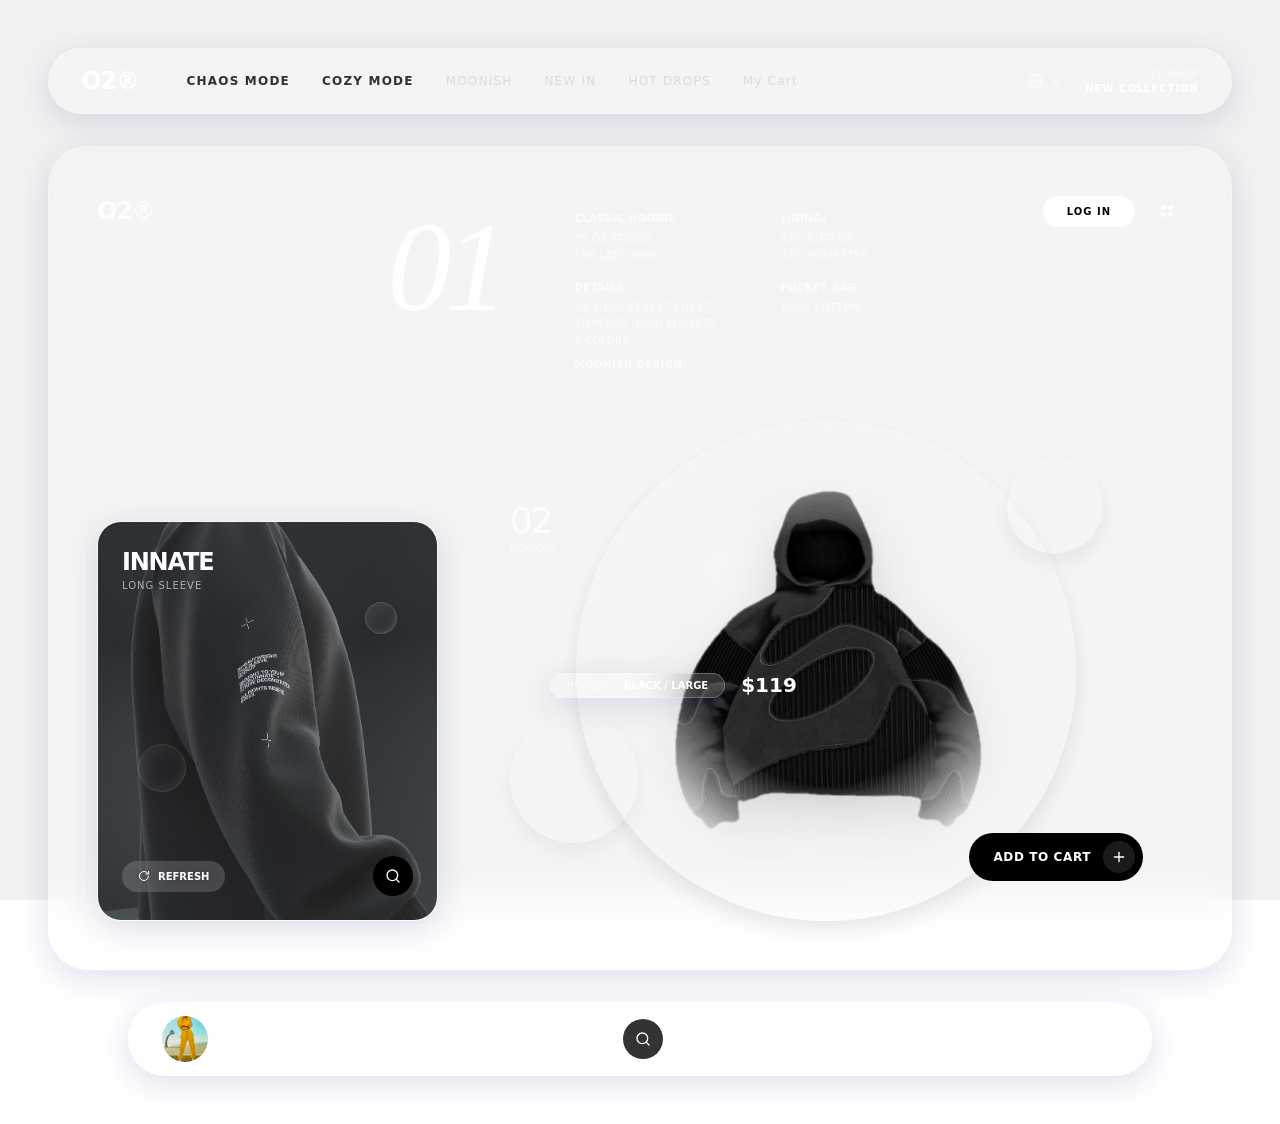
<file: index.html>
<!DOCTYPE html>
<html lang="en"><head><meta http-equiv="Content-Type" content="text/html; charset=UTF-8">
  
  <title>
   O2 Apparel
  </title>
  <link crossorigin="" href="./style.css" rel="stylesheet"> 

  <script src="./script.js"></script>
 <style>
      @keyframes badge-spin {
        from { transform: rotate(0deg); }
        to { transform: rotate(360deg); }
      }
      .badge-spinner {
        animation: badge-spin 1s linear infinite;
      }
      @keyframes base44-fade-in {
        from { opacity: 0; }
        to { opacity: 1; }
      }
      @keyframes base44-scale-in {
        from {
          opacity: 0;
          transform: scale(0.95);
        }
        to {
          opacity: 1;
          transform: scale(1);
        }
      }
    </style></head>
 <body>
  <div id="root"><div class="min-h-screen w-full relative overflow-x-hidden font-sans text-white selection:bg-white/30"><div class="fixed inset-0 z-0 w-full h-full bg-cover bg-center bg-no-repeat" style="background-image: url(&quot;https://qtrypzzcjebvfcihiynt.supabase.co/storage/v1/object/public/base44-prod/public/694597ec0c18e62a968b77b1/04e0322bd_f5d58750-8c92-4b51-bb5f-fc2f94372bc3.jpg&quot;);"><div class="absolute inset-0 bg-black/5"></div></div><div class="relative z-10 flex flex-col min-h-screen"><main class="flex-grow flex flex-col justify-center p-4 md:p-8 lg:p-12"><div class="w-full max-w-[1600px] mx-auto"><nav class="glass-panel rounded-full px-8 py-4 mb-8 flex items-center justify-between max-w-7xl mx-auto w-full " style="opacity: 1; transform: none;"><div class="flex items-center gap-12"><div class="font-bold text-2xl tracking-tighter text-white">O2®</div><div class="hidden md:flex items-center gap-8 text-xs font-medium tracking-widest uppercase opacity-80 text-gray-300"><a class="hover:text-white hover:opacity-100 transition-opacity text-black font-bold" href="https://o2-apparel-968b77b1.base44.app/Chaos">Chaos Mode</a><a class="hover:text-white hover:opacity-100 transition-opacity text-black font-bold" href="https://o2-apparel-968b77b1.base44.app/Cozy">Cozy Mode</a><a href="https://o2-apparel-968b77b1.base44.app/Home#" class="hover:text-white hover:opacity-100 transition-opacity">Moonish</a><a class="hover:text-white hover:opacity-100 transition-opacity" href="https://o2-apparel-968b77b1.base44.app/NewIn">New in</a><a href="https://o2-apparel-968b77b1.base44.app/Home#" class="hover:text-white hover:opacity-100 transition-opacity">Hot drops</a><button class="hover:text-white hover:opacity-100 transition-opacity">My Cart</button></div></div><div class="flex items-center gap-6 text-white"><div class="hidden md:flex items-center gap-2 opacity-70"><svg xmlns="http://www.w3.org/2000/svg" width="24" height="24" viewBox="0 0 24 24" fill="none" stroke="currentColor" stroke-width="2" stroke-linecap="round" stroke-linejoin="round" class="lucide lucide-globe w-4 h-4"><circle cx="12" cy="12" r="10"></circle><path d="M12 2a14.5 14.5 0 0 0 0 20 14.5 14.5 0 0 0 0-20"></path><path d="M2 12h20"></path></svg><span class="text-[10px] font-bold">®</span></div><div class="text-right hidden lg:block"><div class="text-[10px] uppercase tracking-widest opacity-60">02 Shop</div><div class="text-[10px] uppercase tracking-widest font-bold">New Collection</div></div><button class="md:hidden"><svg xmlns="http://www.w3.org/2000/svg" width="24" height="24" viewBox="0 0 24 24" fill="none" stroke="currentColor" stroke-width="2" stroke-linecap="round" stroke-linejoin="round" class="lucide lucide-grid3x3 w-5 h-5"><rect width="18" height="18" x="3" y="3" rx="2"></rect><path d="M3 9h18"></path><path d="M3 15h18"></path><path d="M9 3v18"></path><path d="M15 3v18"></path></svg></button></div></nav><div class="glass-panel rounded-[2.5rem] p-8 lg:p-12 max-w-7xl mx-auto w-full relative overflow-hidden" style="opacity: 1; transform: none;"><div class="flex flex-col md:flex-row justify-between items-start mb-8 lg:mb-12 relative z-20 w-full"><div class="text-2xl font-bold tracking-tighter opacity-80 mb-4 md:mb-0 w-24">O2®</div><div class="flex-1 flex flex-col md:flex-row items-start justify-center gap-8 lg:gap-16 mx-auto"><div class="text-8xl md:text-9xl font-thin tracking-tighter leading-tight opacity-90 mix-blend-overlay font-serif italic relative p-2">01</div><div class="hidden md:flex gap-8 lg:gap-16 pt-4"><div class="max-w-[150px] text-[10px] uppercase tracking-wider space-y-4 opacity-70 leading-relaxed"><div><p class="font-bold text-white mb-1">Classic Hoodie</p><p>By O2 Studio</p><p>The Late 2050</p></div><div><p class="font-bold text-white mb-1">Details</p><p>O2 Logo at left chest</p><p>Zippered hand pockets</p><p>3 Colors</p><p class="mt-2 font-semibold">Moonish Design</p></div></div><div class="max-w-[150px] text-[10px] uppercase tracking-wider space-y-4 opacity-70 leading-relaxed"><div><p class="font-bold text-white mb-1">Lining:</p><p>53% Cotton</p><p>47% Polyester</p></div><div><p class="font-bold text-white mb-1">Pocket Bag:</p><p>100% Cotton</p></div></div></div></div><div class="flex items-center gap-4 mt-4 md:mt-0 w-auto md:w-32 justify-end"><button class="bg-white text-black px-6 py-2 rounded-full text-[10px] font-bold uppercase tracking-widest hover:bg-gray-200 transition-colors whitespace-nowrap">Log in</button><div class="w-8 h-8 rounded-full border border-white/30 flex items-center justify-center shrink-0 cursor-pointer hover:bg-white/10 transition-colors"><div class="w-3 h-3 grid grid-cols-2 gap-0.5"><div class="bg-white rounded-full"></div><div class="bg-white rounded-full"></div><div class="bg-white rounded-full"></div><div class="bg-white rounded-full"></div></div></div></div></div><div class="grid grid-cols-1 lg:grid-cols-12 gap-8 relative z-10"><div class="lg:col-span-4 flex flex-col justify-end"><div class="glass-panel rounded-3xl p-6 h-[400px] relative overflow-hidden group"><div class="absolute top-6 left-6 z-10"><h3 class="text-2xl font-bold uppercase tracking-tighter">Innate</h3><p class="text-[10px] uppercase tracking-widest opacity-60">Long Sleeve</p></div><div class="absolute inset-0 flex items-center justify-center"><img src="./image/image1.jpg" alt="Sneakers" class="w-full h-full object-cover opacity-90 group-hover:scale-105 transition-transform duration-700"></div><div class="absolute top-20 right-10 w-8 h-8 rounded-full glass-bubble opacity-60"></div><div class="absolute bottom-32 left-10 w-12 h-12 rounded-full glass-bubble opacity-40"></div><div class="absolute bottom-6 left-6 right-6 flex items-center justify-between"><button class="flex items-center gap-2 bg-white/20 backdrop-blur-md px-4 py-2 rounded-full text-[10px] font-bold uppercase hover:bg-white/30 transition-colors"><svg xmlns="http://www.w3.org/2000/svg" width="24" height="24" viewBox="0 0 24 24" fill="none" stroke="currentColor" stroke-width="2" stroke-linecap="round" stroke-linejoin="round" class="lucide lucide-rotate-cw w-3 h-3"><path d="M21 12a9 9 0 1 1-9-9c2.52 0 4.93 1 6.74 2.74L21 8"></path><path d="M21 3v5h-5"></path></svg>Refresh</button><button class="w-10 h-10 rounded-full bg-black flex items-center justify-center hover:scale-110 transition-transform"><svg xmlns="http://www.w3.org/2000/svg" width="24" height="24" viewBox="0 0 24 24" fill="none" stroke="currentColor" stroke-width="2" stroke-linecap="round" stroke-linejoin="round" class="lucide lucide-search w-4 h-4 text-white"><circle cx="11" cy="11" r="8"></circle><path d="m21 21-4.3-4.3"></path></svg></button></div></div></div><div class="lg:col-span-8 relative min-h-[500px] flex items-center justify-center"><div class="absolute inset-0 flex items-center justify-center z-0"><div class="w-[400px] h-[400px] md:w-[500px] md:h-[500px] rounded-full glass-bubble opacity-80 animate-pulse-slow"></div></div><div class="absolute top-10 right-20 w-24 h-24 rounded-full glass-bubble opacity-60 z-10" style="transform: translateY(-3.34192px);"></div><div class="absolute bottom-20 left-10 w-32 h-32 rounded-full glass-bubble opacity-50 z-10" style="transform: translateY(1.82586px);"></div><div class="absolute top-20 left-10 z-20 hidden md:block"><div class="text-4xl font-thin tracking-tighter opacity-80">02</div><div class="text-[10px] uppercase tracking-widest opacity-60">Hoodie</div></div><div class="absolute top-1/2 left-10 md:left-20 z-20 flex items-center gap-4"><div class="glass-panel rounded-full px-4 py-1 text-[10px] uppercase flex items-center gap-2"><span class="opacity-60">Hoodie</span><span class="w-px h-3 bg-white/20"></span><span class="font-bold">Black / Large</span></div><div class="text-xl font-bold">$119</div></div><img src="./image/image2.png" alt="Classic Hoodie" class="relative z-10 max-h-[450px] object-contain drop-shadow-2xl mix-blend-multiply" style="mask-image: radial-gradient(circle, black 40%, transparent 70%); transform: translateY(-12.8244px) rotate(-0.854957deg);"><div class="absolute bottom-10 right-10 z-20"><button class="group flex items-center gap-3 bg-black text-white pl-6 pr-2 py-2 rounded-full hover:bg-gray-900 transition-all hover:pr-6"><span class="text-xs font-bold uppercase tracking-wider">Add to cart</span><span class="w-8 h-8 rounded-full bg-white/10 flex items-center justify-center group-hover:bg-white/20 transition-colors"><svg xmlns="http://www.w3.org/2000/svg" width="24" height="24" viewBox="0 0 24 24" fill="none" stroke="currentColor" stroke-width="2" stroke-linecap="round" stroke-linejoin="round" class="lucide lucide-plus w-4 h-4"><path d="M5 12h14"></path><path d="M12 5v14"></path></svg></span></button></div></div></div></div><div class="glass-panel rounded-full p-3 pl-8 mt-8 flex items-center justify-between max-w-5xl mx-auto w-full" style="opacity: 1; transform: none;"><div class="flex items-center gap-6"><div class="relative w-12 h-12 rounded-full overflow-hidden border border-white/20 hidden sm:block"><img src="./image/image3.png" class="w-full h-full object-cover"></div><div class="flex flex-col sm:flex-row sm:items-center gap-2 sm:gap-4"><div class="text-xl md:text-2xl font-light tracking-wide">NEW <span class="mx-1">•</span> COSMIC</div><div class="text-xl md:text-2xl font-light tracking-wide text-transparent bg-clip-text bg-gradient-to-r from-white to-white/50 border border-white/20 rounded px-2">SET 2371</div></div><button class="w-10 h-10 rounded-full bg-black/80 flex items-center justify-center hover:bg-black transition-colors ml-4"><svg xmlns="http://www.w3.org/2000/svg" width="24" height="24" viewBox="0 0 24 24" fill="none" stroke="currentColor" stroke-width="2" stroke-linecap="round" stroke-linejoin="round" class="lucide lucide-search w-4 h-4"><circle cx="11" cy="11" r="8"></circle><path d="m21 21-4.3-4.3"></path></svg></button></div><div class="flex items-center gap-12 pr-4"><div class="hidden md:flex gap-12 text-[9px] uppercase tracking-widest opacity-60 text-right"><div><div class="font-bold text-white mb-0.5">Hot Drop</div><div>By O2 Studio</div><div>2023</div></div><div><div class="font-bold text-white mb-0.5">Moonish</div><div>Collection</div></div></div><button class="w-12 h-12 rounded-full border border-white/30 flex items-center justify-center hover:bg-white/10 transition-colors group"><svg xmlns="http://www.w3.org/2000/svg" width="24" height="24" viewBox="0 0 24 24" fill="none" stroke="currentColor" stroke-width="2" stroke-linecap="round" stroke-linejoin="round" class="lucide lucide-arrow-up-right w-5 h-5 group-hover:rotate-45 transition-transform duration-300"><path d="M7 7h10v10"></path><path d="M7 17 17 7"></path></svg></button></div></div></div></main></div><style>
        .glass-panel {
          background: rgba(255, 255, 255, 0.15);
          backdrop-filter: blur(24px);
          -webkit-backdrop-filter: blur(24px);
          border: 1px solid rgba(255, 255, 255, 0.25);
          box-shadow: 0 8px 32px 0 rgba(31, 38, 135, 0.15);
        }
        
        .glass-bubble {
          background: radial-gradient(circle at 30% 30%, rgba(255, 255, 255, 0.1), rgba(255, 255, 255, 0.05) 60%, rgba(255, 255, 255, 0.2) 100%);
          backdrop-filter: blur(4px);
          border: 1px solid rgba(255, 255, 255, 0.3);
          box-shadow: inset 0 0 20px rgba(255,255,255,0.2), 0 10px 20px rgba(0,0,0,0.1);
        }
        
        .text-outline {
          -webkit-text-stroke: 1px rgba(255,255,255,0.3);
          color: transparent;
        }
      </style></div><div class="fixed top-0 z-[100] flex max-h-screen w-full flex-col-reverse p-4 sm:bottom-0 sm:right-0 sm:top-auto sm:flex-col md:max-w-[420px]"><div class="fixed top-0 z-[100] flex max-h-screen w-full flex-col-reverse p-4 sm:bottom-0 sm:right-0 sm:top-auto sm:flex-col md:max-w-[420px]"></div></div></div>
 

</body></html>
</file>
<file: style.css>
*,:before,:after{--tw-border-spacing-x: 0;--tw-border-spacing-y: 0;--tw-translate-x: 0;--tw-translate-y: 0;--tw-rotate: 0;--tw-skew-x: 0;--tw-skew-y: 0;--tw-scale-x: 1;--tw-scale-y: 1;--tw-pan-x: ;--tw-pan-y: ;--tw-pinch-zoom: ;--tw-scroll-snap-strictness: proximity;--tw-gradient-from-position: ;--tw-gradient-via-position: ;--tw-gradient-to-position: ;--tw-ordinal: ;--tw-slashed-zero: ;--tw-numeric-figure: ;--tw-numeric-spacing: ;--tw-numeric-fraction: ;--tw-ring-inset: ;--tw-ring-offset-width: 0px;--tw-ring-offset-color: #fff;--tw-ring-color: rgb(59 130 246 / .5);--tw-ring-offset-shadow: 0 0 #0000;--tw-ring-shadow: 0 0 #0000;--tw-shadow: 0 0 #0000;--tw-shadow-colored: 0 0 #0000;--tw-blur: ;--tw-brightness: ;--tw-contrast: ;--tw-grayscale: ;--tw-hue-rotate: ;--tw-invert: ;--tw-saturate: ;--tw-sepia: ;--tw-drop-shadow: ;--tw-backdrop-blur: ;--tw-backdrop-brightness: ;--tw-backdrop-contrast: ;--tw-backdrop-grayscale: ;--tw-backdrop-hue-rotate: ;--tw-backdrop-invert: ;--tw-backdrop-opacity: ;--tw-backdrop-saturate: ;--tw-backdrop-sepia: ;--tw-contain-size: ;--tw-contain-layout: ;--tw-contain-paint: ;--tw-contain-style: }::backdrop{--tw-border-spacing-x: 0;--tw-border-spacing-y: 0;--tw-translate-x: 0;--tw-translate-y: 0;--tw-rotate: 0;--tw-skew-x: 0;--tw-skew-y: 0;--tw-scale-x: 1;--tw-scale-y: 1;--tw-pan-x: ;--tw-pan-y: ;--tw-pinch-zoom: ;--tw-scroll-snap-strictness: proximity;--tw-gradient-from-position: ;--tw-gradient-via-position: ;--tw-gradient-to-position: ;--tw-ordinal: ;--tw-slashed-zero: ;--tw-numeric-figure: ;--tw-numeric-spacing: ;--tw-numeric-fraction: ;--tw-ring-inset: ;--tw-ring-offset-width: 0px;--tw-ring-offset-color: #fff;--tw-ring-color: rgb(59 130 246 / .5);--tw-ring-offset-shadow: 0 0 #0000;--tw-ring-shadow: 0 0 #0000;--tw-shadow: 0 0 #0000;--tw-shadow-colored: 0 0 #0000;--tw-blur: ;--tw-brightness: ;--tw-contrast: ;--tw-grayscale: ;--tw-hue-rotate: ;--tw-invert: ;--tw-saturate: ;--tw-sepia: ;--tw-drop-shadow: ;--tw-backdrop-blur: ;--tw-backdrop-brightness: ;--tw-backdrop-contrast: ;--tw-backdrop-grayscale: ;--tw-backdrop-hue-rotate: ;--tw-backdrop-invert: ;--tw-backdrop-opacity: ;--tw-backdrop-saturate: ;--tw-backdrop-sepia: ;--tw-contain-size: ;--tw-contain-layout: ;--tw-contain-paint: ;--tw-contain-style: }*,:before,:after{box-sizing:border-box;border-width:0;border-style:solid;border-color:#e5e7eb}:before,:after{--tw-content: ""}html,:host{line-height:1.5;-webkit-text-size-adjust:100%;-moz-tab-size:4;-o-tab-size:4;tab-size:4;font-family:ui-sans-serif,system-ui,sans-serif,"Apple Color Emoji","Segoe UI Emoji",Segoe UI Symbol,"Noto Color Emoji";font-feature-settings:normal;font-variation-settings:normal;-webkit-tap-highlight-color:transparent}body{margin:0;line-height:inherit}hr{height:0;color:inherit;border-top-width:1px}abbr:where([title]){-webkit-text-decoration:underline dotted;text-decoration:underline dotted}h1,h2,h3,h4,h5,h6{font-size:inherit;font-weight:inherit}a{color:inherit;text-decoration:inherit}b,strong{font-weight:bolder}code,kbd,samp,pre{font-family:ui-monospace,SFMono-Regular,Menlo,Monaco,Consolas,Liberation Mono,Courier New,monospace;font-feature-settings:normal;font-variation-settings:normal;font-size:1em}small{font-size:80%}sub,sup{font-size:75%;line-height:0;position:relative;vertical-align:baseline}sub{bottom:-.25em}sup{top:-.5em}table{text-indent:0;border-color:inherit;border-collapse:collapse}button,input,optgroup,select,textarea{font-family:inherit;font-feature-settings:inherit;font-variation-settings:inherit;font-size:100%;font-weight:inherit;line-height:inherit;letter-spacing:inherit;color:inherit;margin:0;padding:0}button,select{text-transform:none}button,input:where([type=button]),input:where([type=reset]),input:where([type=submit]){-webkit-appearance:button;background-color:transparent;background-image:none}:-moz-focusring{outline:auto}:-moz-ui-invalid{box-shadow:none}progress{vertical-align:baseline}::-webkit-inner-spin-button,::-webkit-outer-spin-button{height:auto}[type=search]{-webkit-appearance:textfield;outline-offset:-2px}::-webkit-search-decoration{-webkit-appearance:none}::-webkit-file-upload-button{-webkit-appearance:button;font:inherit}summary{display:list-item}blockquote,dl,dd,h1,h2,h3,h4,h5,h6,hr,figure,p,pre{margin:0}fieldset{margin:0;padding:0}legend{padding:0}ol,ul,menu{list-style:none;margin:0;padding:0}dialog{padding:0}textarea{resize:vertical}input::-moz-placeholder,textarea::-moz-placeholder{opacity:1;color:#9ca3af}input::placeholder,textarea::placeholder{opacity:1;color:#9ca3af}button,[role=button]{cursor:pointer}:disabled{cursor:default}img,svg,video,canvas,audio,iframe,embed,object{display:block;vertical-align:middle}img,video{max-width:100%;height:auto}[hidden]:where(:not([hidden=until-found])){display:none}:root{--background: 0 0% 100%;--foreground: 0 0% 3.9%;--card: 0 0% 100%;--card-foreground: 0 0% 3.9%;--popover: 0 0% 100%;--popover-foreground: 0 0% 3.9%;--primary: 0 0% 9%;--primary-foreground: 0 0% 98%;--secondary: 0 0% 96.1%;--secondary-foreground: 0 0% 9%;--muted: 0 0% 96.1%;--muted-foreground: 0 0% 45.1%;--accent: 0 0% 96.1%;--accent-foreground: 0 0% 9%;--destructive: 0 84.2% 60.2%;--destructive-foreground: 0 0% 98%;--border: 0 0% 89.8%;--input: 0 0% 89.8%;--ring: 0 0% 3.9%;--chart-1: 12 76% 61%;--chart-2: 173 58% 39%;--chart-3: 197 37% 24%;--chart-4: 43 74% 66%;--chart-5: 27 87% 67%;--radius: .5rem;--sidebar-background: 0 0% 98%;--sidebar-foreground: 240 5.3% 26.1%;--sidebar-primary: 240 5.9% 10%;--sidebar-primary-foreground: 0 0% 98%;--sidebar-accent: 240 4.8% 95.9%;--sidebar-accent-foreground: 240 5.9% 10%;--sidebar-border: 220 13% 91%;--sidebar-ring: 217.2 91.2% 59.8%}.dark{--background: 0 0% 3.9%;--foreground: 0 0% 98%;--card: 0 0% 3.9%;--card-foreground: 0 0% 98%;--popover: 0 0% 3.9%;--popover-foreground: 0 0% 98%;--primary: 0 0% 98%;--primary-foreground: 0 0% 9%;--secondary: 0 0% 14.9%;--secondary-foreground: 0 0% 98%;--muted: 0 0% 14.9%;--muted-foreground: 0 0% 63.9%;--accent: 0 0% 14.9%;--accent-foreground: 0 0% 98%;--destructive: 0 62.8% 30.6%;--destructive-foreground: 0 0% 98%;--border: 0 0% 14.9%;--input: 0 0% 14.9%;--ring: 0 0% 83.1%;--chart-1: 220 70% 50%;--chart-2: 160 60% 45%;--chart-3: 30 80% 55%;--chart-4: 280 65% 60%;--chart-5: 340 75% 55%;--sidebar-background: 240 5.9% 10%;--sidebar-foreground: 240 4.8% 95.9%;--sidebar-primary: 224.3 76.3% 48%;--sidebar-primary-foreground: 0 0% 100%;--sidebar-accent: 240 3.7% 15.9%;--sidebar-accent-foreground: 240 4.8% 95.9%;--sidebar-border: 240 3.7% 15.9%;--sidebar-ring: 217.2 91.2% 59.8%}*{border-color:hsl(var(--border));outline-color:hsl(var(--ring) / .5)}body{background-color:hsl(var(--background));color:hsl(var(--foreground))}.sr-only{position:absolute;width:1px;height:1px;padding:0;margin:-1px;overflow:hidden;clip:rect(0,0,0,0);white-space:nowrap;border-width:0}.pointer-events-none{pointer-events:none}.pointer-events-auto{pointer-events:auto}.visible{visibility:visible}.invisible{visibility:hidden}.fixed{position:fixed}.absolute{position:absolute}.relative{position:relative}.sticky{position:sticky}.inset-0{top:0;right:0;bottom:0;left:0}.inset-x-0{left:0;right:0}.inset-x-8{left:2rem;right:2rem}.inset-y-0{top:0;bottom:0}.-bottom-12{bottom:-3rem}.-left-10{left:-2.5rem}.-left-12{left:-3rem}.-right-12{right:-3rem}.-top-12{top:-3rem}.bottom-0{bottom:0}.bottom-1\/3{bottom:33.333333%}.bottom-10{bottom:2.5rem}.bottom-20{bottom:5rem}.bottom-32{bottom:8rem}.bottom-4{bottom:1rem}.bottom-6{bottom:1.5rem}.left-0{left:0}.left-1{left:.25rem}.left-1\/2{left:50%}.left-10{left:2.5rem}.left-2{left:.5rem}.left-4{left:1rem}.left-6{left:1.5rem}.left-8{left:2rem}.left-\[50\%\]{left:50%}.right-0{right:0}.right-1{right:.25rem}.right-10{right:2.5rem}.right-2{right:.5rem}.right-20{right:5rem}.right-3{right:.75rem}.right-4{right:1rem}.right-6{right:1.5rem}.right-8{right:2rem}.right-\[10\%\]{right:10%}.top-0{top:0}.top-1\.5{top:.375rem}.top-1\/2{top:50%}.top-1\/3{top:33.333333%}.top-1\/4{top:25%}.top-10{top:2.5rem}.top-2{top:.5rem}.top-20{top:5rem}.top-3\.5{top:.875rem}.top-4{top:1rem}.top-6{top:1.5rem}.top-8{top:2rem}.top-\[1px\]{top:1px}.top-\[50\%\]{top:50%}.top-\[60\%\]{top:60%}.top-full{top:100%}.z-0{z-index:0}.z-10{z-index:10}.z-20{z-index:20}.z-30{z-index:30}.z-50{z-index:50}.z-\[100\]{z-index:100}.z-\[1\]{z-index:1}.z-\[60\]{z-index:60}.z-\[70\]{z-index:70}.z-\[80\]{z-index:80}.-mx-1{margin-left:-.25rem;margin-right:-.25rem}.mx-1{margin-left:.25rem;margin-right:.25rem}.mx-2{margin-left:.5rem;margin-right:.5rem}.mx-3\.5{margin-left:.875rem;margin-right:.875rem}.mx-auto{margin-left:auto;margin-right:auto}.my-0\.5{margin-top:.125rem;margin-bottom:.125rem}.my-1{margin-top:.25rem;margin-bottom:.25rem}.my-8{margin-top:2rem;margin-bottom:2rem}.-ml-4{margin-left:-1rem}.-mt-4{margin-top:-1rem}.mb-0\.5{margin-bottom:.125rem}.mb-1{margin-bottom:.25rem}.mb-10{margin-bottom:2.5rem}.mb-12{margin-bottom:3rem}.mb-2{margin-bottom:.5rem}.mb-3{margin-bottom:.75rem}.mb-4{margin-bottom:1rem}.mb-6{margin-bottom:1.5rem}.mb-8{margin-bottom:2rem}.ml-1{margin-left:.25rem}.ml-20{margin-left:5rem}.ml-4{margin-left:1rem}.ml-auto{margin-left:auto}.mr-2{margin-right:.5rem}.mt-0\.5{margin-top:.125rem}.mt-1{margin-top:.25rem}.mt-1\.5{margin-top:.375rem}.mt-2{margin-top:.5rem}.mt-24{margin-top:6rem}.mt-4{margin-top:1rem}.mt-8{margin-top:2rem}.mt-auto{margin-top:auto}.block{display:block}.flex{display:flex}.inline-flex{display:inline-flex}.table{display:table}.grid{display:grid}.hidden{display:none}.aspect-\[3\/4\]{aspect-ratio:3/4}.aspect-square{aspect-ratio:1 / 1}.aspect-video{aspect-ratio:16 / 9}.size-4{width:1rem;height:1rem}.h-0\.5{height:.125rem}.h-1{height:.25rem}.h-1\.5{height:.375rem}.h-10{height:2.5rem}.h-12{height:3rem}.h-14{height:3.5rem}.h-16{height:4rem}.h-2{height:.5rem}.h-2\.5{height:.625rem}.h-24{height:6rem}.h-3{height:.75rem}.h-3\.5{height:.875rem}.h-32{height:8rem}.h-4{height:1rem}.h-40{height:10rem}.h-48{height:12rem}.h-5{height:1.25rem}.h-6{height:1.5rem}.h-7{height:1.75rem}.h-8{height:2rem}.h-9{height:2.25rem}.h-\[1px\]{height:1px}.h-\[400px\]{height:400px}.h-\[50vh\]{height:50vh}.h-\[70vh\]{height:70vh}.h-\[80vh\]{height:80vh}.h-\[var\(--radix-navigation-menu-viewport-height\)\]{height:var(--radix-navigation-menu-viewport-height)}.h-\[var\(--radix-select-trigger-height\)\]{height:var(--radix-select-trigger-height)}.h-auto{height:auto}.h-full{height:100%}.h-px{height:1px}.h-svh{height:100svh}.max-h-96{max-height:24rem}.max-h-\[300px\]{max-height:300px}.max-h-\[450px\]{max-height:450px}.max-h-\[70vh\]{max-height:70vh}.max-h-screen{max-height:100vh}.min-h-0{min-height:0px}.min-h-\[500px\]{min-height:500px}.min-h-\[60px\]{min-height:60px}.min-h-\[85vh\]{min-height:85vh}.min-h-screen{min-height:100vh}.min-h-svh{min-height:100svh}.w-0{width:0px}.w-1{width:.25rem}.w-10{width:2.5rem}.w-12{width:3rem}.w-16{width:4rem}.w-2{width:.5rem}.w-2\.5{width:.625rem}.w-24{width:6rem}.w-3{width:.75rem}.w-3\.5{width:.875rem}.w-3\/4{width:75%}.w-32{width:8rem}.w-4{width:1rem}.w-40{width:10rem}.w-5{width:1.25rem}.w-6{width:1.5rem}.w-64{width:16rem}.w-7{width:1.75rem}.w-72{width:18rem}.w-8{width:2rem}.w-9{width:2.25rem}.w-\[--sidebar-width\]{width:var(--sidebar-width)}.w-\[100px\]{width:100px}.w-\[1px\]{width:1px}.w-\[400px\]{width:400px}.w-auto{width:auto}.w-full{width:100%}.w-max{width:-moz-max-content;width:max-content}.w-px{width:1px}.min-w-0{min-width:0px}.min-w-10{min-width:2.5rem}.min-w-5{min-width:1.25rem}.min-w-8{min-width:2rem}.min-w-9{min-width:2.25rem}.min-w-\[12rem\]{min-width:12rem}.min-w-\[8rem\]{min-width:8rem}.min-w-\[var\(--radix-select-trigger-width\)\]{min-width:var(--radix-select-trigger-width)}.max-w-2xl{max-width:42rem}.max-w-5xl{max-width:64rem}.max-w-7xl{max-width:80rem}.max-w-\[--skeleton-width\]{max-width:var(--skeleton-width)}.max-w-\[1400px\]{max-width:1400px}.max-w-\[150px\]{max-width:150px}.max-w-\[1600px\]{max-width:1600px}.max-w-\[1800px\]{max-width:1800px}.max-w-lg{max-width:32rem}.max-w-max{max-width:-moz-max-content;max-width:max-content}.max-w-md{max-width:28rem}.max-w-xs{max-width:20rem}.flex-1{flex:1 1 0%}.flex-shrink-0,.shrink-0{flex-shrink:0}.flex-grow,.grow{flex-grow:1}.grow-0{flex-grow:0}.basis-full{flex-basis:100%}.caption-bottom{caption-side:bottom}.border-collapse{border-collapse:collapse}.origin-bottom-left{transform-origin:bottom left}.-translate-x-1\/2{--tw-translate-x: -50%;transform:translate(var(--tw-translate-x),var(--tw-translate-y)) rotate(var(--tw-rotate)) skew(var(--tw-skew-x)) skewY(var(--tw-skew-y)) scaleX(var(--tw-scale-x)) scaleY(var(--tw-scale-y))}.-translate-x-2{--tw-translate-x: -.5rem;transform:translate(var(--tw-translate-x),var(--tw-translate-y)) rotate(var(--tw-rotate)) skew(var(--tw-skew-x)) skewY(var(--tw-skew-y)) scaleX(var(--tw-scale-x)) scaleY(var(--tw-scale-y))}.-translate-x-px{--tw-translate-x: -1px;transform:translate(var(--tw-translate-x),var(--tw-translate-y)) rotate(var(--tw-rotate)) skew(var(--tw-skew-x)) skewY(var(--tw-skew-y)) scaleX(var(--tw-scale-x)) scaleY(var(--tw-scale-y))}.-translate-y-1\/2{--tw-translate-y: -50%;transform:translate(var(--tw-translate-x),var(--tw-translate-y)) rotate(var(--tw-rotate)) skew(var(--tw-skew-x)) skewY(var(--tw-skew-y)) scaleX(var(--tw-scale-x)) scaleY(var(--tw-scale-y))}.translate-x-\[-50\%\]{--tw-translate-x: -50%;transform:translate(var(--tw-translate-x),var(--tw-translate-y)) rotate(var(--tw-rotate)) skew(var(--tw-skew-x)) skewY(var(--tw-skew-y)) scaleX(var(--tw-scale-x)) scaleY(var(--tw-scale-y))}.translate-x-px{--tw-translate-x: 1px;transform:translate(var(--tw-translate-x),var(--tw-translate-y)) rotate(var(--tw-rotate)) skew(var(--tw-skew-x)) skewY(var(--tw-skew-y)) scaleX(var(--tw-scale-x)) scaleY(var(--tw-scale-y))}.translate-y-\[-50\%\]{--tw-translate-y: -50%;transform:translate(var(--tw-translate-x),var(--tw-translate-y)) rotate(var(--tw-rotate)) skew(var(--tw-skew-x)) skewY(var(--tw-skew-y)) scaleX(var(--tw-scale-x)) scaleY(var(--tw-scale-y))}.-rotate-45{--tw-rotate: -45deg;transform:translate(var(--tw-translate-x),var(--tw-translate-y)) rotate(var(--tw-rotate)) skew(var(--tw-skew-x)) skewY(var(--tw-skew-y)) scaleX(var(--tw-scale-x)) scaleY(var(--tw-scale-y))}.rotate-45{--tw-rotate: 45deg;transform:translate(var(--tw-translate-x),var(--tw-translate-y)) rotate(var(--tw-rotate)) skew(var(--tw-skew-x)) skewY(var(--tw-skew-y)) scaleX(var(--tw-scale-x)) scaleY(var(--tw-scale-y))}.rotate-90{--tw-rotate: 90deg;transform:translate(var(--tw-translate-x),var(--tw-translate-y)) rotate(var(--tw-rotate)) skew(var(--tw-skew-x)) skewY(var(--tw-skew-y)) scaleX(var(--tw-scale-x)) scaleY(var(--tw-scale-y))}.scale-110{--tw-scale-x: 1.1;--tw-scale-y: 1.1;transform:translate(var(--tw-translate-x),var(--tw-translate-y)) rotate(var(--tw-rotate)) skew(var(--tw-skew-x)) skewY(var(--tw-skew-y)) scaleX(var(--tw-scale-x)) scaleY(var(--tw-scale-y))}.scale-150{--tw-scale-x: 1.5;--tw-scale-y: 1.5;transform:translate(var(--tw-translate-x),var(--tw-translate-y)) rotate(var(--tw-rotate)) skew(var(--tw-skew-x)) skewY(var(--tw-skew-y)) scaleX(var(--tw-scale-x)) scaleY(var(--tw-scale-y))}.scale-\[1\.7\]{--tw-scale-x: 1.7;--tw-scale-y: 1.7;transform:translate(var(--tw-translate-x),var(--tw-translate-y)) rotate(var(--tw-rotate)) skew(var(--tw-skew-x)) skewY(var(--tw-skew-y)) scaleX(var(--tw-scale-x)) scaleY(var(--tw-scale-y))}.transform{transform:translate(var(--tw-translate-x),var(--tw-translate-y)) rotate(var(--tw-rotate)) skew(var(--tw-skew-x)) skewY(var(--tw-skew-y)) scaleX(var(--tw-scale-x)) scaleY(var(--tw-scale-y))}@keyframes pulse{50%{opacity:.5}}.animate-pulse{animation:pulse 2s cubic-bezier(.4,0,.6,1) infinite}@keyframes spin{to{transform:rotate(360deg)}}.animate-spin{animation:spin 1s linear infinite}.cursor-default{cursor:default}.cursor-pointer{cursor:pointer}.touch-none{touch-action:none}.select-none{-webkit-user-select:none;-moz-user-select:none;user-select:none}.resize{resize:both}.list-inside{list-style-position:inside}.list-disc{list-style-type:disc}.list-none{list-style-type:none}.grid-cols-1{grid-template-columns:repeat(1,minmax(0,1fr))}.grid-cols-2{grid-template-columns:repeat(2,minmax(0,1fr))}.flex-row{flex-direction:row}.flex-col{flex-direction:column}.flex-col-reverse{flex-direction:column-reverse}.flex-wrap{flex-wrap:wrap}.items-start{align-items:flex-start}.items-end{align-items:flex-end}.items-center{align-items:center}.items-stretch{align-items:stretch}.justify-end{justify-content:flex-end}.justify-center{justify-content:center}.justify-between{justify-content:space-between}.gap-0\.5{gap:.125rem}.gap-1{gap:.25rem}.gap-1\.5{gap:.375rem}.gap-12{gap:3rem}.gap-2{gap:.5rem}.gap-3{gap:.75rem}.gap-4{gap:1rem}.gap-6{gap:1.5rem}.gap-8{gap:2rem}.space-x-1>:not([hidden])~:not([hidden]){--tw-space-x-reverse: 0;margin-right:calc(.25rem * var(--tw-space-x-reverse));margin-left:calc(.25rem * calc(1 - var(--tw-space-x-reverse)))}.space-x-3>:not([hidden])~:not([hidden]){--tw-space-x-reverse: 0;margin-right:calc(.75rem * var(--tw-space-x-reverse));margin-left:calc(.75rem * calc(1 - var(--tw-space-x-reverse)))}.space-x-4>:not([hidden])~:not([hidden]){--tw-space-x-reverse: 0;margin-right:calc(1rem * var(--tw-space-x-reverse));margin-left:calc(1rem * calc(1 - var(--tw-space-x-reverse)))}.space-y-1>:not([hidden])~:not([hidden]){--tw-space-y-reverse: 0;margin-top:calc(.25rem * calc(1 - var(--tw-space-y-reverse)));margin-bottom:calc(.25rem * var(--tw-space-y-reverse))}.space-y-1\.5>:not([hidden])~:not([hidden]){--tw-space-y-reverse: 0;margin-top:calc(.375rem * calc(1 - var(--tw-space-y-reverse)));margin-bottom:calc(.375rem * var(--tw-space-y-reverse))}.space-y-2>:not([hidden])~:not([hidden]){--tw-space-y-reverse: 0;margin-top:calc(.5rem * calc(1 - var(--tw-space-y-reverse)));margin-bottom:calc(.5rem * var(--tw-space-y-reverse))}.space-y-3>:not([hidden])~:not([hidden]){--tw-space-y-reverse: 0;margin-top:calc(.75rem * calc(1 - var(--tw-space-y-reverse)));margin-bottom:calc(.75rem * var(--tw-space-y-reverse))}.space-y-4>:not([hidden])~:not([hidden]){--tw-space-y-reverse: 0;margin-top:calc(1rem * calc(1 - var(--tw-space-y-reverse)));margin-bottom:calc(1rem * var(--tw-space-y-reverse))}.space-y-6>:not([hidden])~:not([hidden]){--tw-space-y-reverse: 0;margin-top:calc(1.5rem * calc(1 - var(--tw-space-y-reverse)));margin-bottom:calc(1.5rem * var(--tw-space-y-reverse))}.space-y-\[-80px\]>:not([hidden])~:not([hidden]){--tw-space-y-reverse: 0;margin-top:calc(-80px * calc(1 - var(--tw-space-y-reverse)));margin-bottom:calc(-80px * var(--tw-space-y-reverse))}.overflow-auto{overflow:auto}.overflow-hidden{overflow:hidden}.overflow-y-auto{overflow-y:auto}.overflow-x-hidden{overflow-x:hidden}.whitespace-nowrap{white-space:nowrap}.break-words{overflow-wrap:break-word}.rounded{border-radius:.25rem}.rounded-2xl{border-radius:1rem}.rounded-3xl{border-radius:1.5rem}.rounded-\[2\.5rem\]{border-radius:2.5rem}.rounded-\[2px\]{border-radius:2px}.rounded-\[2rem\]{border-radius:2rem}.rounded-\[inherit\]{border-radius:inherit}.rounded-full{border-radius:9999px}.rounded-lg{border-radius:var(--radius)}.rounded-md{border-radius:calc(var(--radius) - 2px)}.rounded-sm{border-radius:calc(var(--radius) - 4px)}.rounded-xl{border-radius:.75rem}.rounded-t-\[10px\]{border-top-left-radius:10px;border-top-right-radius:10px}.rounded-tl-sm{border-top-left-radius:calc(var(--radius) - 4px)}.border{border-width:1px}.border-2{border-width:2px}.border-4{border-width:4px}.border-\[1\.5px\]{border-width:1.5px}.border-y{border-top-width:1px;border-bottom-width:1px}.border-b{border-bottom-width:1px}.border-l{border-left-width:1px}.border-r{border-right-width:1px}.border-t{border-top-width:1px}.border-dashed{border-style:dashed}.border-\[--color-border\]{border-color:var(--color-border)}.border-border\/50{border-color:hsl(var(--border) / .5)}.border-destructive{border-color:hsl(var(--destructive))}.border-destructive\/50{border-color:hsl(var(--destructive) / .5)}.border-gray-100{--tw-border-opacity: 1;border-color:rgb(243 244 246 / var(--tw-border-opacity, 1))}.border-gray-100\/50{border-color:#f3f4f680}.border-gray-200{--tw-border-opacity: 1;border-color:rgb(229 231 235 / var(--tw-border-opacity, 1))}.border-gray-300{--tw-border-opacity: 1;border-color:rgb(209 213 219 / var(--tw-border-opacity, 1))}.border-gray-600{--tw-border-opacity: 1;border-color:rgb(75 85 99 / var(--tw-border-opacity, 1))}.border-gray-800{--tw-border-opacity: 1;border-color:rgb(31 41 55 / var(--tw-border-opacity, 1))}.border-input{border-color:hsl(var(--input))}.border-primary{border-color:hsl(var(--primary))}.border-primary\/50{border-color:hsl(var(--primary) / .5)}.border-sidebar-border{border-color:hsl(var(--sidebar-border))}.border-slate-100{--tw-border-opacity: 1;border-color:rgb(241 245 249 / var(--tw-border-opacity, 1))}.border-slate-200{--tw-border-opacity: 1;border-color:rgb(226 232 240 / var(--tw-border-opacity, 1))}.border-transparent{border-color:transparent}.border-white\/10{border-color:#ffffff1a}.border-white\/20{border-color:#fff3}.border-white\/30{border-color:#ffffff4d}.border-white\/40{border-color:#fff6}.border-l-transparent{border-left-color:transparent}.border-t-slate-800{--tw-border-opacity: 1;border-top-color:rgb(30 41 59 / var(--tw-border-opacity, 1))}.border-t-transparent{border-top-color:transparent}.bg-\[\#2A2A2A\]{--tw-bg-opacity: 1;background-color:rgb(42 42 42 / var(--tw-bg-opacity, 1))}.bg-\[\#EAE6DF\]{--tw-bg-opacity: 1;background-color:rgb(234 230 223 / var(--tw-bg-opacity, 1))}.bg-\[\#F4F4F4\]{--tw-bg-opacity: 1;background-color:rgb(244 244 244 / var(--tw-bg-opacity, 1))}.bg-\[\#F5F5DC\]{--tw-bg-opacity: 1;background-color:rgb(245 245 220 / var(--tw-bg-opacity, 1))}.bg-\[\#F9F5F0\]{--tw-bg-opacity: 1;background-color:rgb(249 245 240 / var(--tw-bg-opacity, 1))}.bg-\[\#FFFFFF\]{--tw-bg-opacity: 1;background-color:rgb(255 255 255 / var(--tw-bg-opacity, 1))}.bg-\[--color-bg\]{background-color:var(--color-bg)}.bg-accent{background-color:hsl(var(--accent))}.bg-background{background-color:hsl(var(--background))}.bg-black{--tw-bg-opacity: 1;background-color:rgb(0 0 0 / var(--tw-bg-opacity, 1))}.bg-black\/20{background-color:#0003}.bg-black\/40{background-color:#0006}.bg-black\/5{background-color:#0000000d}.bg-black\/80{background-color:#000c}.bg-blue-500\/5{background-color:#3b82f60d}.bg-blue-900{--tw-bg-opacity: 1;background-color:rgb(30 58 138 / var(--tw-bg-opacity, 1))}.bg-border{background-color:hsl(var(--border))}.bg-card{background-color:hsl(var(--card))}.bg-destructive{background-color:hsl(var(--destructive))}.bg-foreground{background-color:hsl(var(--foreground))}.bg-gray-100{--tw-bg-opacity: 1;background-color:rgb(243 244 246 / var(--tw-bg-opacity, 1))}.bg-gray-50{--tw-bg-opacity: 1;background-color:rgb(249 250 251 / var(--tw-bg-opacity, 1))}.bg-gray-600{--tw-bg-opacity: 1;background-color:rgb(75 85 99 / var(--tw-bg-opacity, 1))}.bg-muted{background-color:hsl(var(--muted))}.bg-muted\/50{background-color:hsl(var(--muted) / .5)}.bg-orange-100{--tw-bg-opacity: 1;background-color:rgb(255 237 213 / var(--tw-bg-opacity, 1))}.bg-orange-400{--tw-bg-opacity: 1;background-color:rgb(251 146 60 / var(--tw-bg-opacity, 1))}.bg-popover{background-color:hsl(var(--popover))}.bg-primary{background-color:hsl(var(--primary))}.bg-primary\/10{background-color:hsl(var(--primary) / .1)}.bg-primary\/20{background-color:hsl(var(--primary) / .2)}.bg-secondary{background-color:hsl(var(--secondary))}.bg-sidebar{background-color:hsl(var(--sidebar-background))}.bg-sidebar-border{background-color:hsl(var(--sidebar-border))}.bg-slate-100{--tw-bg-opacity: 1;background-color:rgb(241 245 249 / var(--tw-bg-opacity, 1))}.bg-slate-200{--tw-bg-opacity: 1;background-color:rgb(226 232 240 / var(--tw-bg-opacity, 1))}.bg-slate-50{--tw-bg-opacity: 1;background-color:rgb(248 250 252 / var(--tw-bg-opacity, 1))}.bg-transparent{background-color:transparent}.bg-white{--tw-bg-opacity: 1;background-color:rgb(255 255 255 / var(--tw-bg-opacity, 1))}.bg-white\/10{background-color:#ffffff1a}.bg-white\/20{background-color:#fff3}.bg-white\/5{background-color:#ffffff0d}.bg-white\/50{background-color:#ffffff80}.bg-gradient-to-b{background-image:linear-gradient(to bottom,var(--tw-gradient-stops))}.bg-gradient-to-r{background-image:linear-gradient(to right,var(--tw-gradient-stops))}.from-white{--tw-gradient-from: #fff var(--tw-gradient-from-position);--tw-gradient-to: rgb(255 255 255 / 0) var(--tw-gradient-to-position);--tw-gradient-stops: var(--tw-gradient-from), var(--tw-gradient-to)}.to-slate-50{--tw-gradient-to: #f8fafc var(--tw-gradient-to-position)}.to-white\/50{--tw-gradient-to: rgb(255 255 255 / .5) var(--tw-gradient-to-position)}.bg-cover{background-size:cover}.bg-clip-text{-webkit-background-clip:text;background-clip:text}.bg-center{background-position:center}.bg-no-repeat{background-repeat:no-repeat}.fill-current{fill:currentColor}.fill-primary{fill:hsl(var(--primary))}.object-contain{-o-object-fit:contain;object-fit:contain}.object-cover{-o-object-fit:cover;object-fit:cover}.object-\[20\%_65\%\]{-o-object-position:20% 65%;object-position:20% 65%}.object-center{-o-object-position:center;object-position:center}.p-0{padding:0}.p-1{padding:.25rem}.p-2{padding:.5rem}.p-3{padding:.75rem}.p-4{padding:1rem}.p-6{padding:1.5rem}.p-8{padding:2rem}.p-\[1px\]{padding:1px}.px-1{padding-left:.25rem;padding-right:.25rem}.px-1\.5{padding-left:.375rem;padding-right:.375rem}.px-10{padding-left:2.5rem;padding-right:2.5rem}.px-2{padding-left:.5rem;padding-right:.5rem}.px-2\.5{padding-left:.625rem;padding-right:.625rem}.px-3{padding-left:.75rem;padding-right:.75rem}.px-4{padding-left:1rem;padding-right:1rem}.px-6{padding-left:1.5rem;padding-right:1.5rem}.px-8{padding-left:2rem;padding-right:2rem}.py-0\.5{padding-top:.125rem;padding-bottom:.125rem}.py-1{padding-top:.25rem;padding-bottom:.25rem}.py-1\.5{padding-top:.375rem;padding-bottom:.375rem}.py-12{padding-top:3rem;padding-bottom:3rem}.py-2{padding-top:.5rem;padding-bottom:.5rem}.py-3{padding-top:.75rem;padding-bottom:.75rem}.py-4{padding-top:1rem;padding-bottom:1rem}.py-6{padding-top:1.5rem;padding-bottom:1.5rem}.pb-12{padding-bottom:3rem}.pb-3{padding-bottom:.75rem}.pb-32{padding-bottom:8rem}.pb-4{padding-bottom:1rem}.pl-2{padding-left:.5rem}.pl-2\.5{padding-left:.625rem}.pl-4{padding-left:1rem}.pl-6{padding-left:1.5rem}.pl-8{padding-left:2rem}.pr-2{padding-right:.5rem}.pr-2\.5{padding-right:.625rem}.pr-4{padding-right:1rem}.pr-8{padding-right:2rem}.pt-0{padding-top:0}.pt-1{padding-top:.25rem}.pt-2{padding-top:.5rem}.pt-3{padding-top:.75rem}.pt-32{padding-top:8rem}.pt-4{padding-top:1rem}.pt-6{padding-top:1.5rem}.pt-8{padding-top:2rem}.text-left{text-align:left}.text-center{text-align:center}.text-right{text-align:right}.align-middle{vertical-align:middle}.font-mono{font-family:ui-monospace,SFMono-Regular,Menlo,Monaco,Consolas,Liberation Mono,Courier New,monospace}.font-sans{font-family:ui-sans-serif,system-ui,sans-serif,"Apple Color Emoji","Segoe UI Emoji",Segoe UI Symbol,"Noto Color Emoji"}.font-serif{font-family:ui-serif,Georgia,Cambria,Times New Roman,Times,serif}.text-2xl{font-size:1.5rem;line-height:2rem}.text-3xl{font-size:1.875rem;line-height:2.25rem}.text-4xl{font-size:2.25rem;line-height:2.5rem}.text-7xl{font-size:4.5rem;line-height:1}.text-8xl{font-size:6rem;line-height:1}.text-\[0\.8rem\]{font-size:.8rem}.text-\[10px\]{font-size:10px}.text-\[11px\]{font-size:11px}.text-\[9px\]{font-size:9px}.text-base{font-size:1rem;line-height:1.5rem}.text-lg{font-size:1.125rem;line-height:1.75rem}.text-sm{font-size:.875rem;line-height:1.25rem}.text-xl{font-size:1.25rem;line-height:1.75rem}.text-xs{font-size:.75rem;line-height:1rem}.font-bold{font-weight:700}.font-light{font-weight:300}.font-medium{font-weight:500}.font-normal{font-weight:400}.font-semibold{font-weight:600}.font-thin{font-weight:100}.uppercase{text-transform:uppercase}.italic{font-style:italic}.tabular-nums{--tw-numeric-spacing: tabular-nums;font-variant-numeric:var(--tw-ordinal) var(--tw-slashed-zero) var(--tw-numeric-figure) var(--tw-numeric-spacing) var(--tw-numeric-fraction)}.leading-\[0\.85\]{line-height:.85}.leading-none{line-height:1}.leading-relaxed{line-height:1.625}.leading-tight{line-height:1.25}.tracking-tight{letter-spacing:-.025em}.tracking-tighter{letter-spacing:-.05em}.tracking-wide{letter-spacing:.025em}.tracking-wider{letter-spacing:.05em}.tracking-widest{letter-spacing:.1em}.text-accent-foreground{color:hsl(var(--accent-foreground))}.text-black{--tw-text-opacity: 1;color:rgb(0 0 0 / var(--tw-text-opacity, 1))}.text-card-foreground{color:hsl(var(--card-foreground))}.text-current{color:currentColor}.text-destructive{color:hsl(var(--destructive))}.text-destructive-foreground{color:hsl(var(--destructive-foreground))}.text-foreground{color:hsl(var(--foreground))}.text-foreground\/50{color:hsl(var(--foreground) / .5)}.text-gray-300{--tw-text-opacity: 1;color:rgb(209 213 219 / var(--tw-text-opacity, 1))}.text-gray-400{--tw-text-opacity: 1;color:rgb(156 163 175 / var(--tw-text-opacity, 1))}.text-gray-500{--tw-text-opacity: 1;color:rgb(107 114 128 / var(--tw-text-opacity, 1))}.text-gray-600{--tw-text-opacity: 1;color:rgb(75 85 99 / var(--tw-text-opacity, 1))}.text-gray-800{--tw-text-opacity: 1;color:rgb(31 41 55 / var(--tw-text-opacity, 1))}.text-gray-900{--tw-text-opacity: 1;color:rgb(17 24 39 / var(--tw-text-opacity, 1))}.text-muted-foreground{color:hsl(var(--muted-foreground))}.text-orange-600{--tw-text-opacity: 1;color:rgb(234 88 12 / var(--tw-text-opacity, 1))}.text-popover-foreground{color:hsl(var(--popover-foreground))}.text-primary{color:hsl(var(--primary))}.text-primary-foreground{color:hsl(var(--primary-foreground))}.text-secondary-foreground{color:hsl(var(--secondary-foreground))}.text-sidebar-foreground{color:hsl(var(--sidebar-foreground))}.text-sidebar-foreground\/70{color:hsl(var(--sidebar-foreground) / .7)}.text-slate-300{--tw-text-opacity: 1;color:rgb(203 213 225 / var(--tw-text-opacity, 1))}.text-slate-600{--tw-text-opacity: 1;color:rgb(71 85 105 / var(--tw-text-opacity, 1))}.text-slate-700{--tw-text-opacity: 1;color:rgb(51 65 85 / var(--tw-text-opacity, 1))}.text-slate-800{--tw-text-opacity: 1;color:rgb(30 41 59 / var(--tw-text-opacity, 1))}.text-slate-900{--tw-text-opacity: 1;color:rgb(15 23 42 / var(--tw-text-opacity, 1))}.text-transparent{color:transparent}.text-white{--tw-text-opacity: 1;color:rgb(255 255 255 / var(--tw-text-opacity, 1))}.text-white\/30{color:#ffffff4d}.text-white\/50{color:#ffffff80}.text-white\/60{color:#fff9}.text-white\/70{color:#ffffffb3}.text-white\/90{color:#ffffffe6}.underline{text-decoration-line:underline}.decoration-gray-400{text-decoration-color:#9ca3af}.underline-offset-4{text-underline-offset:4px}.opacity-0{opacity:0}.opacity-40{opacity:.4}.opacity-50{opacity:.5}.opacity-60{opacity:.6}.opacity-70{opacity:.7}.opacity-80{opacity:.8}.opacity-90{opacity:.9}.opacity-\[0\.03\]{opacity:.03}.mix-blend-multiply{mix-blend-mode:multiply}.mix-blend-overlay{mix-blend-mode:overlay}.mix-blend-difference{mix-blend-mode:difference}.shadow{--tw-shadow: 0 1px 3px 0 rgb(0 0 0 / .1), 0 1px 2px -1px rgb(0 0 0 / .1);--tw-shadow-colored: 0 1px 3px 0 var(--tw-shadow-color), 0 1px 2px -1px var(--tw-shadow-color);box-shadow:var(--tw-ring-offset-shadow, 0 0 #0000),var(--tw-ring-shadow, 0 0 #0000),var(--tw-shadow)}.shadow-2xl{--tw-shadow: 0 25px 50px -12px rgb(0 0 0 / .25);--tw-shadow-colored: 0 25px 50px -12px var(--tw-shadow-color);box-shadow:var(--tw-ring-offset-shadow, 0 0 #0000),var(--tw-ring-shadow, 0 0 #0000),var(--tw-shadow)}.shadow-\[0_0_0_1px_hsl\(var\(--sidebar-border\)\)\]{--tw-shadow: 0 0 0 1px hsl(var(--sidebar-border));--tw-shadow-colored: 0 0 0 1px var(--tw-shadow-color);box-shadow:var(--tw-ring-offset-shadow, 0 0 #0000),var(--tw-ring-shadow, 0 0 #0000),var(--tw-shadow)}.shadow-\[0_8px_30px_rgb\(0\,0\,0\,0\.12\)\]{--tw-shadow: 0 8px 30px rgb(0,0,0,.12);--tw-shadow-colored: 0 8px 30px var(--tw-shadow-color);box-shadow:var(--tw-ring-offset-shadow, 0 0 #0000),var(--tw-ring-shadow, 0 0 #0000),var(--tw-shadow)}.shadow-lg{--tw-shadow: 0 10px 15px -3px rgb(0 0 0 / .1), 0 4px 6px -4px rgb(0 0 0 / .1);--tw-shadow-colored: 0 10px 15px -3px var(--tw-shadow-color), 0 4px 6px -4px var(--tw-shadow-color);box-shadow:var(--tw-ring-offset-shadow, 0 0 #0000),var(--tw-ring-shadow, 0 0 #0000),var(--tw-shadow)}.shadow-md{--tw-shadow: 0 4px 6px -1px rgb(0 0 0 / .1), 0 2px 4px -2px rgb(0 0 0 / .1);--tw-shadow-colored: 0 4px 6px -1px var(--tw-shadow-color), 0 2px 4px -2px var(--tw-shadow-color);box-shadow:var(--tw-ring-offset-shadow, 0 0 #0000),var(--tw-ring-shadow, 0 0 #0000),var(--tw-shadow)}.shadow-none{--tw-shadow: 0 0 #0000;--tw-shadow-colored: 0 0 #0000;box-shadow:var(--tw-ring-offset-shadow, 0 0 #0000),var(--tw-ring-shadow, 0 0 #0000),var(--tw-shadow)}.shadow-sm{--tw-shadow: 0 1px 2px 0 rgb(0 0 0 / .05);--tw-shadow-colored: 0 1px 2px 0 var(--tw-shadow-color);box-shadow:var(--tw-ring-offset-shadow, 0 0 #0000),var(--tw-ring-shadow, 0 0 #0000),var(--tw-shadow)}.shadow-xl{--tw-shadow: 0 20px 25px -5px rgb(0 0 0 / .1), 0 8px 10px -6px rgb(0 0 0 / .1);--tw-shadow-colored: 0 20px 25px -5px var(--tw-shadow-color), 0 8px 10px -6px var(--tw-shadow-color);box-shadow:var(--tw-ring-offset-shadow, 0 0 #0000),var(--tw-ring-shadow, 0 0 #0000),var(--tw-shadow)}.outline-none{outline:2px solid transparent;outline-offset:2px}.outline{outline-style:solid}.ring-0{--tw-ring-offset-shadow: var(--tw-ring-inset) 0 0 0 var(--tw-ring-offset-width) var(--tw-ring-offset-color);--tw-ring-shadow: var(--tw-ring-inset) 0 0 0 calc(0px + var(--tw-ring-offset-width)) var(--tw-ring-color);box-shadow:var(--tw-ring-offset-shadow),var(--tw-ring-shadow),var(--tw-shadow, 0 0 #0000)}.ring-1{--tw-ring-offset-shadow: var(--tw-ring-inset) 0 0 0 var(--tw-ring-offset-width) var(--tw-ring-offset-color);--tw-ring-shadow: var(--tw-ring-inset) 0 0 0 calc(1px + var(--tw-ring-offset-width)) var(--tw-ring-color);box-shadow:var(--tw-ring-offset-shadow),var(--tw-ring-shadow),var(--tw-shadow, 0 0 #0000)}.ring-gray-300{--tw-ring-opacity: 1;--tw-ring-color: rgb(209 213 219 / var(--tw-ring-opacity, 1))}.ring-ring{--tw-ring-color: hsl(var(--ring))}.ring-sidebar-ring{--tw-ring-color: hsl(var(--sidebar-ring))}.ring-offset-2{--tw-ring-offset-width: 2px}.ring-offset-background{--tw-ring-offset-color: hsl(var(--background))}.blur{--tw-blur: blur(8px);filter:var(--tw-blur) var(--tw-brightness) var(--tw-contrast) var(--tw-grayscale) var(--tw-hue-rotate) var(--tw-invert) var(--tw-saturate) var(--tw-sepia) var(--tw-drop-shadow)}.blur-\[100px\]{--tw-blur: blur(100px);filter:var(--tw-blur) var(--tw-brightness) var(--tw-contrast) var(--tw-grayscale) var(--tw-hue-rotate) var(--tw-invert) var(--tw-saturate) var(--tw-sepia) var(--tw-drop-shadow)}.brightness-110{--tw-brightness: brightness(1.1);filter:var(--tw-blur) var(--tw-brightness) var(--tw-contrast) var(--tw-grayscale) var(--tw-hue-rotate) var(--tw-invert) var(--tw-saturate) var(--tw-sepia) var(--tw-drop-shadow)}.contrast-125{--tw-contrast: contrast(1.25);filter:var(--tw-blur) var(--tw-brightness) var(--tw-contrast) var(--tw-grayscale) var(--tw-hue-rotate) var(--tw-invert) var(--tw-saturate) var(--tw-sepia) var(--tw-drop-shadow)}.drop-shadow-2xl{--tw-drop-shadow: drop-shadow(0 25px 25px rgb(0 0 0 / .15));filter:var(--tw-blur) var(--tw-brightness) var(--tw-contrast) var(--tw-grayscale) var(--tw-hue-rotate) var(--tw-invert) var(--tw-saturate) var(--tw-sepia) var(--tw-drop-shadow)}.filter{filter:var(--tw-blur) var(--tw-brightness) var(--tw-contrast) var(--tw-grayscale) var(--tw-hue-rotate) var(--tw-invert) var(--tw-saturate) var(--tw-sepia) var(--tw-drop-shadow)}.backdrop-blur-\[1px\]{--tw-backdrop-blur: blur(1px);-webkit-backdrop-filter:var(--tw-backdrop-blur) var(--tw-backdrop-brightness) var(--tw-backdrop-contrast) var(--tw-backdrop-grayscale) var(--tw-backdrop-hue-rotate) var(--tw-backdrop-invert) var(--tw-backdrop-opacity) var(--tw-backdrop-saturate) var(--tw-backdrop-sepia);backdrop-filter:var(--tw-backdrop-blur) var(--tw-backdrop-brightness) var(--tw-backdrop-contrast) var(--tw-backdrop-grayscale) var(--tw-backdrop-hue-rotate) var(--tw-backdrop-invert) var(--tw-backdrop-opacity) var(--tw-backdrop-saturate) var(--tw-backdrop-sepia)}.backdrop-blur-md{--tw-backdrop-blur: blur(12px);-webkit-backdrop-filter:var(--tw-backdrop-blur) var(--tw-backdrop-brightness) var(--tw-backdrop-contrast) var(--tw-backdrop-grayscale) var(--tw-backdrop-hue-rotate) var(--tw-backdrop-invert) var(--tw-backdrop-opacity) var(--tw-backdrop-saturate) var(--tw-backdrop-sepia);backdrop-filter:var(--tw-backdrop-blur) var(--tw-backdrop-brightness) var(--tw-backdrop-contrast) var(--tw-backdrop-grayscale) var(--tw-backdrop-hue-rotate) var(--tw-backdrop-invert) var(--tw-backdrop-opacity) var(--tw-backdrop-saturate) var(--tw-backdrop-sepia)}.backdrop-blur-sm{--tw-backdrop-blur: blur(4px);-webkit-backdrop-filter:var(--tw-backdrop-blur) var(--tw-backdrop-brightness) var(--tw-backdrop-contrast) var(--tw-backdrop-grayscale) var(--tw-backdrop-hue-rotate) var(--tw-backdrop-invert) var(--tw-backdrop-opacity) var(--tw-backdrop-saturate) var(--tw-backdrop-sepia);backdrop-filter:var(--tw-backdrop-blur) var(--tw-backdrop-brightness) var(--tw-backdrop-contrast) var(--tw-backdrop-grayscale) var(--tw-backdrop-hue-rotate) var(--tw-backdrop-invert) var(--tw-backdrop-opacity) var(--tw-backdrop-saturate) var(--tw-backdrop-sepia)}.backdrop-blur-xl{--tw-backdrop-blur: blur(24px);-webkit-backdrop-filter:var(--tw-backdrop-blur) var(--tw-backdrop-brightness) var(--tw-backdrop-contrast) var(--tw-backdrop-grayscale) var(--tw-backdrop-hue-rotate) var(--tw-backdrop-invert) var(--tw-backdrop-opacity) var(--tw-backdrop-saturate) var(--tw-backdrop-sepia);backdrop-filter:var(--tw-backdrop-blur) var(--tw-backdrop-brightness) var(--tw-backdrop-contrast) var(--tw-backdrop-grayscale) var(--tw-backdrop-hue-rotate) var(--tw-backdrop-invert) var(--tw-backdrop-opacity) var(--tw-backdrop-saturate) var(--tw-backdrop-sepia)}.backdrop-filter{-webkit-backdrop-filter:var(--tw-backdrop-blur) var(--tw-backdrop-brightness) var(--tw-backdrop-contrast) var(--tw-backdrop-grayscale) var(--tw-backdrop-hue-rotate) var(--tw-backdrop-invert) var(--tw-backdrop-opacity) var(--tw-backdrop-saturate) var(--tw-backdrop-sepia);backdrop-filter:var(--tw-backdrop-blur) var(--tw-backdrop-brightness) var(--tw-backdrop-contrast) var(--tw-backdrop-grayscale) var(--tw-backdrop-hue-rotate) var(--tw-backdrop-invert) var(--tw-backdrop-opacity) var(--tw-backdrop-saturate) var(--tw-backdrop-sepia)}.transition{transition-property:color,background-color,border-color,text-decoration-color,fill,stroke,opacity,box-shadow,transform,filter,backdrop-filter;transition-timing-function:cubic-bezier(.4,0,.2,1);transition-duration:.15s}.transition-\[left\,right\,width\]{transition-property:left,right,width;transition-timing-function:cubic-bezier(.4,0,.2,1);transition-duration:.15s}.transition-\[margin\,opacity\]{transition-property:margin,opacity;transition-timing-function:cubic-bezier(.4,0,.2,1);transition-duration:.15s}.transition-\[width\,height\,padding\]{transition-property:width,height,padding;transition-timing-function:cubic-bezier(.4,0,.2,1);transition-duration:.15s}.transition-\[width\]{transition-property:width;transition-timing-function:cubic-bezier(.4,0,.2,1);transition-duration:.15s}.transition-all{transition-property:all;transition-timing-function:cubic-bezier(.4,0,.2,1);transition-duration:.15s}.transition-colors{transition-property:color,background-color,border-color,text-decoration-color,fill,stroke;transition-timing-function:cubic-bezier(.4,0,.2,1);transition-duration:.15s}.transition-opacity{transition-property:opacity;transition-timing-function:cubic-bezier(.4,0,.2,1);transition-duration:.15s}.transition-transform{transition-property:transform;transition-timing-function:cubic-bezier(.4,0,.2,1);transition-duration:.15s}.duration-1000{transition-duration:1s}.duration-200{transition-duration:.2s}.duration-300{transition-duration:.3s}.duration-500{transition-duration:.5s}.duration-700{transition-duration:.7s}.ease-in-out{transition-timing-function:cubic-bezier(.4,0,.2,1)}.ease-linear{transition-timing-function:linear}.ease-out{transition-timing-function:cubic-bezier(0,0,.2,1)}@keyframes enter{0%{opacity:var(--tw-enter-opacity, 1);transform:translate3d(var(--tw-enter-translate-x, 0),var(--tw-enter-translate-y, 0),0) scale3d(var(--tw-enter-scale, 1),var(--tw-enter-scale, 1),var(--tw-enter-scale, 1)) rotate(var(--tw-enter-rotate, 0))}}@keyframes exit{to{opacity:var(--tw-exit-opacity, 1);transform:translate3d(var(--tw-exit-translate-x, 0),var(--tw-exit-translate-y, 0),0) scale3d(var(--tw-exit-scale, 1),var(--tw-exit-scale, 1),var(--tw-exit-scale, 1)) rotate(var(--tw-exit-rotate, 0))}}.animate-in{animation-name:enter;animation-duration:.15s;--tw-enter-opacity: initial;--tw-enter-scale: initial;--tw-enter-rotate: initial;--tw-enter-translate-x: initial;--tw-enter-translate-y: initial}.fade-in-0{--tw-enter-opacity: 0}.zoom-in-95{--tw-enter-scale: .95}.duration-1000{animation-duration:1s}.duration-200{animation-duration:.2s}.duration-300{animation-duration:.3s}.duration-500{animation-duration:.5s}.duration-700{animation-duration:.7s}.ease-in-out{animation-timing-function:cubic-bezier(.4,0,.2,1)}.ease-linear{animation-timing-function:linear}.ease-out{animation-timing-function:cubic-bezier(0,0,.2,1)}.selection\:bg-gray-200 *::-moz-selection{--tw-bg-opacity: 1;background-color:rgb(229 231 235 / var(--tw-bg-opacity, 1))}.selection\:bg-gray-200 *::selection{--tw-bg-opacity: 1;background-color:rgb(229 231 235 / var(--tw-bg-opacity, 1))}.selection\:bg-white\/30 *::-moz-selection{background-color:#ffffff4d}.selection\:bg-white\/30 *::selection{background-color:#ffffff4d}.selection\:bg-gray-200::-moz-selection{--tw-bg-opacity: 1;background-color:rgb(229 231 235 / var(--tw-bg-opacity, 1))}.selection\:bg-gray-200::selection{--tw-bg-opacity: 1;background-color:rgb(229 231 235 / var(--tw-bg-opacity, 1))}.selection\:bg-white\/30::-moz-selection{background-color:#ffffff4d}.selection\:bg-white\/30::selection{background-color:#ffffff4d}.file\:border-0::file-selector-button{border-width:0px}.file\:bg-transparent::file-selector-button{background-color:transparent}.file\:text-sm::file-selector-button{font-size:.875rem;line-height:1.25rem}.file\:font-medium::file-selector-button{font-weight:500}.file\:text-foreground::file-selector-button{color:hsl(var(--foreground))}.placeholder\:text-muted-foreground::-moz-placeholder{color:hsl(var(--muted-foreground))}.placeholder\:text-muted-foreground::placeholder{color:hsl(var(--muted-foreground))}.placeholder\:text-white\/30::-moz-placeholder{color:#ffffff4d}.placeholder\:text-white\/30::placeholder{color:#ffffff4d}.after\:absolute:after{content:var(--tw-content);position:absolute}.after\:-inset-2:after{content:var(--tw-content);top:-.5rem;right:-.5rem;bottom:-.5rem;left:-.5rem}.after\:inset-y-0:after{content:var(--tw-content);top:0;bottom:0}.after\:left-1\/2:after{content:var(--tw-content);left:50%}.after\:w-1:after{content:var(--tw-content);width:.25rem}.after\:w-\[2px\]:after{content:var(--tw-content);width:2px}.after\:-translate-x-1\/2:after{content:var(--tw-content);--tw-translate-x: -50%;transform:translate(var(--tw-translate-x),var(--tw-translate-y)) rotate(var(--tw-rotate)) skew(var(--tw-skew-x)) skewY(var(--tw-skew-y)) scaleX(var(--tw-scale-x)) scaleY(var(--tw-scale-y))}.first\:rounded-l-md:first-child{border-top-left-radius:calc(var(--radius) - 2px);border-bottom-left-radius:calc(var(--radius) - 2px)}.first\:border-l:first-child{border-left-width:1px}.last\:rounded-r-md:last-child{border-top-right-radius:calc(var(--radius) - 2px);border-bottom-right-radius:calc(var(--radius) - 2px)}.focus-within\:relative:focus-within{position:relative}.focus-within\:z-20:focus-within{z-index:20}.hover\:-translate-y-2:hover{--tw-translate-y: -.5rem;transform:translate(var(--tw-translate-x),var(--tw-translate-y)) rotate(var(--tw-rotate)) skew(var(--tw-skew-x)) skewY(var(--tw-skew-y)) scaleX(var(--tw-scale-x)) scaleY(var(--tw-scale-y))}.hover\:scale-110:hover{--tw-scale-x: 1.1;--tw-scale-y: 1.1;transform:translate(var(--tw-translate-x),var(--tw-translate-y)) rotate(var(--tw-rotate)) skew(var(--tw-skew-x)) skewY(var(--tw-skew-y)) scaleX(var(--tw-scale-x)) scaleY(var(--tw-scale-y))}.hover\:border-slate-300:hover{--tw-border-opacity: 1;border-color:rgb(203 213 225 / var(--tw-border-opacity, 1))}.hover\:bg-accent:hover{background-color:hsl(var(--accent))}.hover\:bg-black:hover{--tw-bg-opacity: 1;background-color:rgb(0 0 0 / var(--tw-bg-opacity, 1))}.hover\:bg-destructive\/80:hover{background-color:hsl(var(--destructive) / .8)}.hover\:bg-destructive\/90:hover{background-color:hsl(var(--destructive) / .9)}.hover\:bg-gray-100:hover{--tw-bg-opacity: 1;background-color:rgb(243 244 246 / var(--tw-bg-opacity, 1))}.hover\:bg-gray-200:hover{--tw-bg-opacity: 1;background-color:rgb(229 231 235 / var(--tw-bg-opacity, 1))}.hover\:bg-gray-900:hover{--tw-bg-opacity: 1;background-color:rgb(17 24 39 / var(--tw-bg-opacity, 1))}.hover\:bg-muted:hover{background-color:hsl(var(--muted))}.hover\:bg-muted\/50:hover{background-color:hsl(var(--muted) / .5)}.hover\:bg-primary:hover{background-color:hsl(var(--primary))}.hover\:bg-primary\/80:hover{background-color:hsl(var(--primary) / .8)}.hover\:bg-primary\/90:hover{background-color:hsl(var(--primary) / .9)}.hover\:bg-secondary:hover{background-color:hsl(var(--secondary))}.hover\:bg-secondary\/80:hover{background-color:hsl(var(--secondary) / .8)}.hover\:bg-sidebar-accent:hover{background-color:hsl(var(--sidebar-accent))}.hover\:bg-slate-50:hover{--tw-bg-opacity: 1;background-color:rgb(248 250 252 / var(--tw-bg-opacity, 1))}.hover\:bg-white\/10:hover{background-color:#ffffff1a}.hover\:bg-white\/30:hover{background-color:#ffffff4d}.hover\:bg-white\/90:hover{background-color:#ffffffe6}.hover\:pr-6:hover{padding-right:1.5rem}.hover\:text-accent-foreground:hover{color:hsl(var(--accent-foreground))}.hover\:text-black:hover{--tw-text-opacity: 1;color:rgb(0 0 0 / var(--tw-text-opacity, 1))}.hover\:text-foreground:hover{color:hsl(var(--foreground))}.hover\:text-muted-foreground:hover{color:hsl(var(--muted-foreground))}.hover\:text-primary-foreground:hover{color:hsl(var(--primary-foreground))}.hover\:text-sidebar-accent-foreground:hover{color:hsl(var(--sidebar-accent-foreground))}.hover\:text-white:hover{--tw-text-opacity: 1;color:rgb(255 255 255 / var(--tw-text-opacity, 1))}.hover\:underline:hover{text-decoration-line:underline}.hover\:opacity-100:hover{opacity:1}.hover\:opacity-60:hover{opacity:.6}.hover\:shadow-\[0_0_0_1px_hsl\(var\(--sidebar-accent\)\)\]:hover{--tw-shadow: 0 0 0 1px hsl(var(--sidebar-accent));--tw-shadow-colored: 0 0 0 1px var(--tw-shadow-color);box-shadow:var(--tw-ring-offset-shadow, 0 0 #0000),var(--tw-ring-shadow, 0 0 #0000),var(--tw-shadow)}.hover\:shadow-xl:hover{--tw-shadow: 0 20px 25px -5px rgb(0 0 0 / .1), 0 8px 10px -6px rgb(0 0 0 / .1);--tw-shadow-colored: 0 20px 25px -5px var(--tw-shadow-color), 0 8px 10px -6px var(--tw-shadow-color);box-shadow:var(--tw-ring-offset-shadow, 0 0 #0000),var(--tw-ring-shadow, 0 0 #0000),var(--tw-shadow)}.hover\:ring-1:hover{--tw-ring-offset-shadow: var(--tw-ring-inset) 0 0 0 var(--tw-ring-offset-width) var(--tw-ring-offset-color);--tw-ring-shadow: var(--tw-ring-inset) 0 0 0 calc(1px + var(--tw-ring-offset-width)) var(--tw-ring-color);box-shadow:var(--tw-ring-offset-shadow),var(--tw-ring-shadow),var(--tw-shadow, 0 0 #0000)}.hover\:ring-gray-300:hover{--tw-ring-opacity: 1;--tw-ring-color: rgb(209 213 219 / var(--tw-ring-opacity, 1))}.hover\:ring-offset-2:hover{--tw-ring-offset-width: 2px}.hover\:after\:bg-sidebar-border:hover:after{content:var(--tw-content);background-color:hsl(var(--sidebar-border))}.focus\:bg-accent:focus{background-color:hsl(var(--accent))}.focus\:bg-primary:focus{background-color:hsl(var(--primary))}.focus\:bg-white\/10:focus{background-color:#ffffff1a}.focus\:text-accent-foreground:focus{color:hsl(var(--accent-foreground))}.focus\:text-primary-foreground:focus{color:hsl(var(--primary-foreground))}.focus\:opacity-100:focus{opacity:1}.focus\:outline-none:focus{outline:2px solid transparent;outline-offset:2px}.focus\:ring-1:focus{--tw-ring-offset-shadow: var(--tw-ring-inset) 0 0 0 var(--tw-ring-offset-width) var(--tw-ring-offset-color);--tw-ring-shadow: var(--tw-ring-inset) 0 0 0 calc(1px + var(--tw-ring-offset-width)) var(--tw-ring-color);box-shadow:var(--tw-ring-offset-shadow),var(--tw-ring-shadow),var(--tw-shadow, 0 0 #0000)}.focus\:ring-2:focus{--tw-ring-offset-shadow: var(--tw-ring-inset) 0 0 0 var(--tw-ring-offset-width) var(--tw-ring-offset-color);--tw-ring-shadow: var(--tw-ring-inset) 0 0 0 calc(2px + var(--tw-ring-offset-width)) var(--tw-ring-color);box-shadow:var(--tw-ring-offset-shadow),var(--tw-ring-shadow),var(--tw-shadow, 0 0 #0000)}.focus\:ring-ring:focus{--tw-ring-color: hsl(var(--ring))}.focus\:ring-slate-500:focus{--tw-ring-opacity: 1;--tw-ring-color: rgb(100 116 139 / var(--tw-ring-opacity, 1))}.focus\:ring-offset-2:focus{--tw-ring-offset-width: 2px}.focus-visible\:outline-none:focus-visible{outline:2px solid transparent;outline-offset:2px}.focus-visible\:ring-1:focus-visible{--tw-ring-offset-shadow: var(--tw-ring-inset) 0 0 0 var(--tw-ring-offset-width) var(--tw-ring-offset-color);--tw-ring-shadow: var(--tw-ring-inset) 0 0 0 calc(1px + var(--tw-ring-offset-width)) var(--tw-ring-color);box-shadow:var(--tw-ring-offset-shadow),var(--tw-ring-shadow),var(--tw-shadow, 0 0 #0000)}.focus-visible\:ring-2:focus-visible{--tw-ring-offset-shadow: var(--tw-ring-inset) 0 0 0 var(--tw-ring-offset-width) var(--tw-ring-offset-color);--tw-ring-shadow: var(--tw-ring-inset) 0 0 0 calc(2px + var(--tw-ring-offset-width)) var(--tw-ring-color);box-shadow:var(--tw-ring-offset-shadow),var(--tw-ring-shadow),var(--tw-shadow, 0 0 #0000)}.focus-visible\:ring-ring:focus-visible{--tw-ring-color: hsl(var(--ring))}.focus-visible\:ring-sidebar-ring:focus-visible{--tw-ring-color: hsl(var(--sidebar-ring))}.focus-visible\:ring-offset-1:focus-visible{--tw-ring-offset-width: 1px}.focus-visible\:ring-offset-2:focus-visible{--tw-ring-offset-width: 2px}.focus-visible\:ring-offset-background:focus-visible{--tw-ring-offset-color: hsl(var(--background))}.active\:bg-sidebar-accent:active{background-color:hsl(var(--sidebar-accent))}.active\:text-sidebar-accent-foreground:active{color:hsl(var(--sidebar-accent-foreground))}.disabled\:pointer-events-none:disabled{pointer-events:none}.disabled\:cursor-not-allowed:disabled{cursor:not-allowed}.disabled\:opacity-50:disabled{opacity:.5}.group\/menu-item:focus-within .group-focus-within\/menu-item\:opacity-100{opacity:1}.group:hover .group-hover\:translate-x-0{--tw-translate-x: 0px;transform:translate(var(--tw-translate-x),var(--tw-translate-y)) rotate(var(--tw-rotate)) skew(var(--tw-skew-x)) skewY(var(--tw-skew-y)) scaleX(var(--tw-scale-x)) scaleY(var(--tw-scale-y))}.group:hover .group-hover\:rotate-45{--tw-rotate: 45deg;transform:translate(var(--tw-translate-x),var(--tw-translate-y)) rotate(var(--tw-rotate)) skew(var(--tw-skew-x)) skewY(var(--tw-skew-y)) scaleX(var(--tw-scale-x)) scaleY(var(--tw-scale-y))}.group:hover .group-hover\:scale-100{--tw-scale-x: 1;--tw-scale-y: 1;transform:translate(var(--tw-translate-x),var(--tw-translate-y)) rotate(var(--tw-rotate)) skew(var(--tw-skew-x)) skewY(var(--tw-skew-y)) scaleX(var(--tw-scale-x)) scaleY(var(--tw-scale-y))}.group:hover .group-hover\:scale-105{--tw-scale-x: 1.05;--tw-scale-y: 1.05;transform:translate(var(--tw-translate-x),var(--tw-translate-y)) rotate(var(--tw-rotate)) skew(var(--tw-skew-x)) skewY(var(--tw-skew-y)) scaleX(var(--tw-scale-x)) scaleY(var(--tw-scale-y))}.group:hover .group-hover\:border-white\/30{border-color:#ffffff4d}.group:hover .group-hover\:bg-white\/10{background-color:#ffffff1a}.group:hover .group-hover\:bg-white\/20{background-color:#fff3}.group\/menu-item:hover .group-hover\/menu-item\:opacity-100,.group:hover .group-hover\:opacity-100{opacity:1}.group.destructive .group-\[\.destructive\]\:border-muted\/40{border-color:hsl(var(--muted) / .4)}.group.toaster .group-\[\.toaster\]\:border-border{border-color:hsl(var(--border))}.group.toast .group-\[\.toast\]\:bg-muted{background-color:hsl(var(--muted))}.group.toast .group-\[\.toast\]\:bg-primary{background-color:hsl(var(--primary))}.group.toaster .group-\[\.toaster\]\:bg-background{background-color:hsl(var(--background))}.group.destructive .group-\[\.destructive\]\:text-red-300{--tw-text-opacity: 1;color:rgb(252 165 165 / var(--tw-text-opacity, 1))}.group.toast .group-\[\.toast\]\:text-muted-foreground{color:hsl(var(--muted-foreground))}.group.toast .group-\[\.toast\]\:text-primary-foreground{color:hsl(var(--primary-foreground))}.group.toaster .group-\[\.toaster\]\:text-foreground{color:hsl(var(--foreground))}.group.toaster .group-\[\.toaster\]\:shadow-lg{--tw-shadow: 0 10px 15px -3px rgb(0 0 0 / .1), 0 4px 6px -4px rgb(0 0 0 / .1);--tw-shadow-colored: 0 10px 15px -3px var(--tw-shadow-color), 0 4px 6px -4px var(--tw-shadow-color);box-shadow:var(--tw-ring-offset-shadow, 0 0 #0000),var(--tw-ring-shadow, 0 0 #0000),var(--tw-shadow)}.group.destructive .group-\[\.destructive\]\:hover\:border-destructive\/30:hover{border-color:hsl(var(--destructive) / .3)}.group.destructive .group-\[\.destructive\]\:hover\:bg-destructive:hover{background-color:hsl(var(--destructive))}.group.destructive .group-\[\.destructive\]\:hover\:text-destructive-foreground:hover{color:hsl(var(--destructive-foreground))}.group.destructive .group-\[\.destructive\]\:hover\:text-red-50:hover{--tw-text-opacity: 1;color:rgb(254 242 242 / var(--tw-text-opacity, 1))}.group.destructive .group-\[\.destructive\]\:focus\:ring-destructive:focus{--tw-ring-color: hsl(var(--destructive))}.group.destructive .group-\[\.destructive\]\:focus\:ring-red-400:focus{--tw-ring-opacity: 1;--tw-ring-color: rgb(248 113 113 / var(--tw-ring-opacity, 1))}.group.destructive .group-\[\.destructive\]\:focus\:ring-offset-red-600:focus{--tw-ring-offset-color: #dc2626}.peer\/menu-button:hover~.peer-hover\/menu-button\:text-sidebar-accent-foreground{color:hsl(var(--sidebar-accent-foreground))}.peer:disabled~.peer-disabled\:cursor-not-allowed{cursor:not-allowed}.peer:disabled~.peer-disabled\:opacity-70{opacity:.7}.has-\[\[data-variant\=inset\]\]\:bg-sidebar:has([data-variant=inset]){background-color:hsl(var(--sidebar-background))}.has-\[\:disabled\]\:opacity-50:has(:disabled){opacity:.5}.group\/menu-item:has([data-sidebar=menu-action]) .group-has-\[\[data-sidebar\=menu-action\]\]\/menu-item\:pr-8{padding-right:2rem}.aria-disabled\:pointer-events-none[aria-disabled=true]{pointer-events:none}.aria-disabled\:opacity-50[aria-disabled=true]{opacity:.5}.aria-selected\:bg-accent[aria-selected=true]{background-color:hsl(var(--accent))}.aria-selected\:bg-accent\/50[aria-selected=true]{background-color:hsl(var(--accent) / .5)}.aria-selected\:text-accent-foreground[aria-selected=true]{color:hsl(var(--accent-foreground))}.aria-selected\:text-muted-foreground[aria-selected=true]{color:hsl(var(--muted-foreground))}.aria-selected\:opacity-100[aria-selected=true]{opacity:1}.data-\[disabled\=true\]\:pointer-events-none[data-disabled=true],.data-\[disabled\]\:pointer-events-none[data-disabled]{pointer-events:none}.data-\[panel-group-direction\=vertical\]\:h-px[data-panel-group-direction=vertical]{height:1px}.data-\[panel-group-direction\=vertical\]\:w-full[data-panel-group-direction=vertical]{width:100%}.data-\[side\=bottom\]\:translate-y-1[data-side=bottom]{--tw-translate-y: .25rem;transform:translate(var(--tw-translate-x),var(--tw-translate-y)) rotate(var(--tw-rotate)) skew(var(--tw-skew-x)) skewY(var(--tw-skew-y)) scaleX(var(--tw-scale-x)) scaleY(var(--tw-scale-y))}.data-\[side\=left\]\:-translate-x-1[data-side=left]{--tw-translate-x: -.25rem;transform:translate(var(--tw-translate-x),var(--tw-translate-y)) rotate(var(--tw-rotate)) skew(var(--tw-skew-x)) skewY(var(--tw-skew-y)) scaleX(var(--tw-scale-x)) scaleY(var(--tw-scale-y))}.data-\[side\=right\]\:translate-x-1[data-side=right]{--tw-translate-x: .25rem;transform:translate(var(--tw-translate-x),var(--tw-translate-y)) rotate(var(--tw-rotate)) skew(var(--tw-skew-x)) skewY(var(--tw-skew-y)) scaleX(var(--tw-scale-x)) scaleY(var(--tw-scale-y))}.data-\[side\=top\]\:-translate-y-1[data-side=top]{--tw-translate-y: -.25rem;transform:translate(var(--tw-translate-x),var(--tw-translate-y)) rotate(var(--tw-rotate)) skew(var(--tw-skew-x)) skewY(var(--tw-skew-y)) scaleX(var(--tw-scale-x)) scaleY(var(--tw-scale-y))}.data-\[state\=checked\]\:translate-x-4[data-state=checked]{--tw-translate-x: 1rem;transform:translate(var(--tw-translate-x),var(--tw-translate-y)) rotate(var(--tw-rotate)) skew(var(--tw-skew-x)) skewY(var(--tw-skew-y)) scaleX(var(--tw-scale-x)) scaleY(var(--tw-scale-y))}.data-\[state\=unchecked\]\:translate-x-0[data-state=unchecked],.data-\[swipe\=cancel\]\:translate-x-0[data-swipe=cancel]{--tw-translate-x: 0px;transform:translate(var(--tw-translate-x),var(--tw-translate-y)) rotate(var(--tw-rotate)) skew(var(--tw-skew-x)) skewY(var(--tw-skew-y)) scaleX(var(--tw-scale-x)) scaleY(var(--tw-scale-y))}.data-\[swipe\=end\]\:translate-x-\[var\(--radix-toast-swipe-end-x\)\][data-swipe=end]{--tw-translate-x: var(--radix-toast-swipe-end-x);transform:translate(var(--tw-translate-x),var(--tw-translate-y)) rotate(var(--tw-rotate)) skew(var(--tw-skew-x)) skewY(var(--tw-skew-y)) scaleX(var(--tw-scale-x)) scaleY(var(--tw-scale-y))}.data-\[swipe\=move\]\:translate-x-\[var\(--radix-toast-swipe-move-x\)\][data-swipe=move]{--tw-translate-x: var(--radix-toast-swipe-move-x);transform:translate(var(--tw-translate-x),var(--tw-translate-y)) rotate(var(--tw-rotate)) skew(var(--tw-skew-x)) skewY(var(--tw-skew-y)) scaleX(var(--tw-scale-x)) scaleY(var(--tw-scale-y))}@keyframes accordion-up{0%{height:var(--radix-accordion-content-height)}to{height:0}}.data-\[state\=closed\]\:animate-accordion-up[data-state=closed]{animation:accordion-up .2s ease-out}@keyframes accordion-down{0%{height:0}to{height:var(--radix-accordion-content-height)}}.data-\[state\=open\]\:animate-accordion-down[data-state=open]{animation:accordion-down .2s ease-out}.data-\[panel-group-direction\=vertical\]\:flex-col[data-panel-group-direction=vertical]{flex-direction:column}.data-\[active\=true\]\:bg-sidebar-accent[data-active=true]{background-color:hsl(var(--sidebar-accent))}.data-\[active\]\:bg-accent\/50[data-active]{background-color:hsl(var(--accent) / .5)}.data-\[selected\=true\]\:bg-accent[data-selected=true]{background-color:hsl(var(--accent))}.data-\[state\=active\]\:bg-background[data-state=active]{background-color:hsl(var(--background))}.data-\[state\=checked\]\:bg-primary[data-state=checked]{background-color:hsl(var(--primary))}.data-\[state\=on\]\:bg-accent[data-state=on],.data-\[state\=open\]\:bg-accent[data-state=open]{background-color:hsl(var(--accent))}.data-\[state\=open\]\:bg-accent\/50[data-state=open]{background-color:hsl(var(--accent) / .5)}.data-\[state\=open\]\:bg-secondary[data-state=open]{background-color:hsl(var(--secondary))}.data-\[state\=selected\]\:bg-muted[data-state=selected]{background-color:hsl(var(--muted))}.data-\[state\=unchecked\]\:bg-input[data-state=unchecked]{background-color:hsl(var(--input))}.data-\[active\=true\]\:font-medium[data-active=true]{font-weight:500}.data-\[active\=true\]\:text-sidebar-accent-foreground[data-active=true]{color:hsl(var(--sidebar-accent-foreground))}.data-\[placeholder\]\:text-muted-foreground[data-placeholder]{color:hsl(var(--muted-foreground))}.data-\[selected\=true\]\:text-accent-foreground[data-selected=true]{color:hsl(var(--accent-foreground))}.data-\[state\=active\]\:text-foreground[data-state=active]{color:hsl(var(--foreground))}.data-\[state\=checked\]\:text-primary-foreground[data-state=checked]{color:hsl(var(--primary-foreground))}.data-\[state\=on\]\:text-accent-foreground[data-state=on],.data-\[state\=open\]\:text-accent-foreground[data-state=open]{color:hsl(var(--accent-foreground))}.data-\[state\=open\]\:text-muted-foreground[data-state=open]{color:hsl(var(--muted-foreground))}.data-\[disabled\=true\]\:opacity-50[data-disabled=true],.data-\[disabled\]\:opacity-50[data-disabled]{opacity:.5}.data-\[state\=open\]\:opacity-100[data-state=open]{opacity:1}.data-\[state\=active\]\:shadow[data-state=active]{--tw-shadow: 0 1px 3px 0 rgb(0 0 0 / .1), 0 1px 2px -1px rgb(0 0 0 / .1);--tw-shadow-colored: 0 1px 3px 0 var(--tw-shadow-color), 0 1px 2px -1px var(--tw-shadow-color);box-shadow:var(--tw-ring-offset-shadow, 0 0 #0000),var(--tw-ring-shadow, 0 0 #0000),var(--tw-shadow)}.data-\[swipe\=move\]\:transition-none[data-swipe=move]{transition-property:none}.data-\[state\=closed\]\:duration-300[data-state=closed]{transition-duration:.3s}.data-\[state\=open\]\:duration-500[data-state=open]{transition-duration:.5s}.data-\[motion\^\=from-\]\:animate-in[data-motion^=from-],.data-\[state\=open\]\:animate-in[data-state=open],.data-\[state\=visible\]\:animate-in[data-state=visible]{animation-name:enter;animation-duration:.15s;--tw-enter-opacity: initial;--tw-enter-scale: initial;--tw-enter-rotate: initial;--tw-enter-translate-x: initial;--tw-enter-translate-y: initial}.data-\[motion\^\=to-\]\:animate-out[data-motion^=to-],.data-\[state\=closed\]\:animate-out[data-state=closed],.data-\[state\=hidden\]\:animate-out[data-state=hidden],.data-\[swipe\=end\]\:animate-out[data-swipe=end]{animation-name:exit;animation-duration:.15s;--tw-exit-opacity: initial;--tw-exit-scale: initial;--tw-exit-rotate: initial;--tw-exit-translate-x: initial;--tw-exit-translate-y: initial}.data-\[motion\^\=from-\]\:fade-in[data-motion^=from-]{--tw-enter-opacity: 0}.data-\[motion\^\=to-\]\:fade-out[data-motion^=to-],.data-\[state\=closed\]\:fade-out-0[data-state=closed]{--tw-exit-opacity: 0}.data-\[state\=closed\]\:fade-out-80[data-state=closed]{--tw-exit-opacity: .8}.data-\[state\=hidden\]\:fade-out[data-state=hidden]{--tw-exit-opacity: 0}.data-\[state\=open\]\:fade-in-0[data-state=open],.data-\[state\=visible\]\:fade-in[data-state=visible]{--tw-enter-opacity: 0}.data-\[state\=closed\]\:zoom-out-95[data-state=closed]{--tw-exit-scale: .95}.data-\[state\=open\]\:zoom-in-90[data-state=open]{--tw-enter-scale: .9}.data-\[state\=open\]\:zoom-in-95[data-state=open]{--tw-enter-scale: .95}.data-\[motion\=from-end\]\:slide-in-from-right-52[data-motion=from-end]{--tw-enter-translate-x: 13rem}.data-\[motion\=from-start\]\:slide-in-from-left-52[data-motion=from-start]{--tw-enter-translate-x: -13rem}.data-\[motion\=to-end\]\:slide-out-to-right-52[data-motion=to-end]{--tw-exit-translate-x: 13rem}.data-\[motion\=to-start\]\:slide-out-to-left-52[data-motion=to-start]{--tw-exit-translate-x: -13rem}.data-\[side\=bottom\]\:slide-in-from-top-2[data-side=bottom]{--tw-enter-translate-y: -.5rem}.data-\[side\=left\]\:slide-in-from-right-2[data-side=left]{--tw-enter-translate-x: .5rem}.data-\[side\=right\]\:slide-in-from-left-2[data-side=right]{--tw-enter-translate-x: -.5rem}.data-\[side\=top\]\:slide-in-from-bottom-2[data-side=top]{--tw-enter-translate-y: .5rem}.data-\[state\=closed\]\:slide-out-to-bottom[data-state=closed]{--tw-exit-translate-y: 100%}.data-\[state\=closed\]\:slide-out-to-left[data-state=closed]{--tw-exit-translate-x: -100%}.data-\[state\=closed\]\:slide-out-to-left-1\/2[data-state=closed]{--tw-exit-translate-x: -50%}.data-\[state\=closed\]\:slide-out-to-right[data-state=closed],.data-\[state\=closed\]\:slide-out-to-right-full[data-state=closed]{--tw-exit-translate-x: 100%}.data-\[state\=closed\]\:slide-out-to-top[data-state=closed]{--tw-exit-translate-y: -100%}.data-\[state\=closed\]\:slide-out-to-top-\[48\%\][data-state=closed]{--tw-exit-translate-y: -48%}.data-\[state\=open\]\:slide-in-from-bottom[data-state=open]{--tw-enter-translate-y: 100%}.data-\[state\=open\]\:slide-in-from-left[data-state=open]{--tw-enter-translate-x: -100%}.data-\[state\=open\]\:slide-in-from-left-1\/2[data-state=open]{--tw-enter-translate-x: -50%}.data-\[state\=open\]\:slide-in-from-right[data-state=open]{--tw-enter-translate-x: 100%}.data-\[state\=open\]\:slide-in-from-top[data-state=open]{--tw-enter-translate-y: -100%}.data-\[state\=open\]\:slide-in-from-top-\[48\%\][data-state=open]{--tw-enter-translate-y: -48%}.data-\[state\=open\]\:slide-in-from-top-full[data-state=open]{--tw-enter-translate-y: -100%}.data-\[state\=closed\]\:duration-300[data-state=closed]{animation-duration:.3s}.data-\[state\=open\]\:duration-500[data-state=open]{animation-duration:.5s}.data-\[panel-group-direction\=vertical\]\:after\:left-0[data-panel-group-direction=vertical]:after{content:var(--tw-content);left:0}.data-\[panel-group-direction\=vertical\]\:after\:h-1[data-panel-group-direction=vertical]:after{content:var(--tw-content);height:.25rem}.data-\[panel-group-direction\=vertical\]\:after\:w-full[data-panel-group-direction=vertical]:after{content:var(--tw-content);width:100%}.data-\[panel-group-direction\=vertical\]\:after\:-translate-y-1\/2[data-panel-group-direction=vertical]:after{content:var(--tw-content);--tw-translate-y: -50%;transform:translate(var(--tw-translate-x),var(--tw-translate-y)) rotate(var(--tw-rotate)) skew(var(--tw-skew-x)) skewY(var(--tw-skew-y)) scaleX(var(--tw-scale-x)) scaleY(var(--tw-scale-y))}.data-\[panel-group-direction\=vertical\]\:after\:translate-x-0[data-panel-group-direction=vertical]:after{content:var(--tw-content);--tw-translate-x: 0px;transform:translate(var(--tw-translate-x),var(--tw-translate-y)) rotate(var(--tw-rotate)) skew(var(--tw-skew-x)) skewY(var(--tw-skew-y)) scaleX(var(--tw-scale-x)) scaleY(var(--tw-scale-y))}.data-\[state\=open\]\:hover\:bg-sidebar-accent:hover[data-state=open]{background-color:hsl(var(--sidebar-accent))}.data-\[state\=open\]\:hover\:text-sidebar-accent-foreground:hover[data-state=open]{color:hsl(var(--sidebar-accent-foreground))}.group[data-collapsible=offcanvas] .group-data-\[collapsible\=offcanvas\]\:left-\[calc\(var\(--sidebar-width\)\*-1\)\]{left:calc(var(--sidebar-width) * -1)}.group[data-collapsible=offcanvas] .group-data-\[collapsible\=offcanvas\]\:right-\[calc\(var\(--sidebar-width\)\*-1\)\]{right:calc(var(--sidebar-width) * -1)}.group[data-side=left] .group-data-\[side\=left\]\:-right-4{right:-1rem}.group[data-side=right] .group-data-\[side\=right\]\:left-0{left:0}.group[data-collapsible=icon] .group-data-\[collapsible\=icon\]\:-mt-8{margin-top:-2rem}.group[data-collapsible=icon] .group-data-\[collapsible\=icon\]\:hidden{display:none}.group[data-collapsible=icon] .group-data-\[collapsible\=icon\]\:\!size-8{width:2rem!important;height:2rem!important}.group[data-collapsible=icon] .group-data-\[collapsible\=icon\]\:w-\[--sidebar-width-icon\]{width:var(--sidebar-width-icon)}.group[data-collapsible=icon] .group-data-\[collapsible\=icon\]\:w-\[calc\(var\(--sidebar-width-icon\)_\+_theme\(spacing\.4\)\)\]{width:calc(var(--sidebar-width-icon) + 1rem)}.group[data-collapsible=icon] .group-data-\[collapsible\=icon\]\:w-\[calc\(var\(--sidebar-width-icon\)_\+_theme\(spacing\.4\)_\+2px\)\]{width:calc(var(--sidebar-width-icon) + 1rem + 2px)}.group[data-collapsible=offcanvas] .group-data-\[collapsible\=offcanvas\]\:w-0{width:0px}.group[data-collapsible=offcanvas] .group-data-\[collapsible\=offcanvas\]\:translate-x-0{--tw-translate-x: 0px;transform:translate(var(--tw-translate-x),var(--tw-translate-y)) rotate(var(--tw-rotate)) skew(var(--tw-skew-x)) skewY(var(--tw-skew-y)) scaleX(var(--tw-scale-x)) scaleY(var(--tw-scale-y))}.group[data-side=right] .group-data-\[side\=right\]\:rotate-180,.group[data-state=open] .group-data-\[state\=open\]\:rotate-180{--tw-rotate: 180deg;transform:translate(var(--tw-translate-x),var(--tw-translate-y)) rotate(var(--tw-rotate)) skew(var(--tw-skew-x)) skewY(var(--tw-skew-y)) scaleX(var(--tw-scale-x)) scaleY(var(--tw-scale-y))}.group[data-collapsible=icon] .group-data-\[collapsible\=icon\]\:overflow-hidden{overflow:hidden}.group[data-variant=floating] .group-data-\[variant\=floating\]\:rounded-lg{border-radius:var(--radius)}.group[data-variant=floating] .group-data-\[variant\=floating\]\:border{border-width:1px}.group[data-side=left] .group-data-\[side\=left\]\:border-r{border-right-width:1px}.group[data-side=right] .group-data-\[side\=right\]\:border-l{border-left-width:1px}.group[data-variant=floating] .group-data-\[variant\=floating\]\:border-sidebar-border{border-color:hsl(var(--sidebar-border))}.group[data-collapsible=icon] .group-data-\[collapsible\=icon\]\:\!p-0{padding:0!important}.group[data-collapsible=icon] .group-data-\[collapsible\=icon\]\:\!p-2{padding:.5rem!important}.group[data-collapsible=icon] .group-data-\[collapsible\=icon\]\:opacity-0{opacity:0}.group[data-variant=floating] .group-data-\[variant\=floating\]\:shadow{--tw-shadow: 0 1px 3px 0 rgb(0 0 0 / .1), 0 1px 2px -1px rgb(0 0 0 / .1);--tw-shadow-colored: 0 1px 3px 0 var(--tw-shadow-color), 0 1px 2px -1px var(--tw-shadow-color);box-shadow:var(--tw-ring-offset-shadow, 0 0 #0000),var(--tw-ring-shadow, 0 0 #0000),var(--tw-shadow)}.group[data-collapsible=offcanvas] .group-data-\[collapsible\=offcanvas\]\:after\:left-full:after{content:var(--tw-content);left:100%}.group[data-collapsible=offcanvas] .group-data-\[collapsible\=offcanvas\]\:hover\:bg-sidebar:hover{background-color:hsl(var(--sidebar-background))}.peer\/menu-button[data-size=default]~.peer-data-\[size\=default\]\/menu-button\:top-1\.5{top:.375rem}.peer\/menu-button[data-size=lg]~.peer-data-\[size\=lg\]\/menu-button\:top-2\.5{top:.625rem}.peer\/menu-button[data-size=sm]~.peer-data-\[size\=sm\]\/menu-button\:top-1{top:.25rem}.peer[data-variant=inset]~.peer-data-\[variant\=inset\]\:min-h-\[calc\(100svh-theme\(spacing\.4\)\)\]{min-height:calc(100svh - 1rem)}.peer\/menu-button[data-active=true]~.peer-data-\[active\=true\]\/menu-button\:text-sidebar-accent-foreground{color:hsl(var(--sidebar-accent-foreground))}.dark\:border-destructive:is(.dark *){border-color:hsl(var(--destructive))}@media (min-width: 640px){.sm\:bottom-0{bottom:0}.sm\:right-0{right:0}.sm\:top-auto{top:auto}.sm\:mt-0{margin-top:0}.sm\:block{display:block}.sm\:flex{display:flex}.sm\:max-w-sm{max-width:24rem}.sm\:flex-row{flex-direction:row}.sm\:flex-col{flex-direction:column}.sm\:items-center{align-items:center}.sm\:justify-end{justify-content:flex-end}.sm\:gap-2\.5{gap:.625rem}.sm\:gap-4{gap:1rem}.sm\:space-x-2>:not([hidden])~:not([hidden]){--tw-space-x-reverse: 0;margin-right:calc(.5rem * var(--tw-space-x-reverse));margin-left:calc(.5rem * calc(1 - var(--tw-space-x-reverse)))}.sm\:space-x-4>:not([hidden])~:not([hidden]){--tw-space-x-reverse: 0;margin-right:calc(1rem * var(--tw-space-x-reverse));margin-left:calc(1rem * calc(1 - var(--tw-space-x-reverse)))}.sm\:space-y-0>:not([hidden])~:not([hidden]){--tw-space-y-reverse: 0;margin-top:calc(0px * calc(1 - var(--tw-space-y-reverse)));margin-bottom:calc(0px * var(--tw-space-y-reverse))}.sm\:rounded-lg{border-radius:var(--radius)}.sm\:text-left{text-align:left}.data-\[state\=open\]\:sm\:slide-in-from-bottom-full[data-state=open]{--tw-enter-translate-y: 100%}}@media (min-width: 768px){.md\:absolute{position:absolute}.md\:left-20{left:5rem}.md\:right-20{right:5rem}.md\:mb-0{margin-bottom:0}.md\:mt-0{margin-top:0}.md\:block{display:block}.md\:flex{display:flex}.md\:hidden{display:none}.md\:h-\[500px\]{height:500px}.md\:h-full{height:100%}.md\:w-2\/5{width:40%}.md\:w-3\/5{width:60%}.md\:w-32{width:8rem}.md\:w-\[500px\]{width:500px}.md\:w-\[var\(--radix-navigation-menu-viewport-width\)\]{width:var(--radix-navigation-menu-viewport-width)}.md\:w-auto{width:auto}.md\:max-w-\[420px\]{max-width:420px}.md\:grid-cols-2{grid-template-columns:repeat(2,minmax(0,1fr))}.md\:flex-row{flex-direction:row}.md\:p-12{padding:3rem}.md\:p-16{padding:4rem}.md\:p-8{padding:2rem}.md\:px-12{padding-left:3rem;padding-right:3rem}.md\:px-8{padding-left:2rem;padding-right:2rem}.md\:py-8{padding-top:2rem;padding-bottom:2rem}.md\:text-2xl{font-size:1.5rem;line-height:2rem}.md\:text-9xl{font-size:8rem;line-height:1}.md\:text-\[10rem\]{font-size:10rem}.md\:text-sm{font-size:.875rem;line-height:1.25rem}.md\:opacity-0{opacity:0}.after\:md\:hidden:after{content:var(--tw-content);display:none}.peer[data-variant=inset]~.md\:peer-data-\[variant\=inset\]\:m-2{margin:.5rem}.peer[data-state=collapsed][data-variant=inset]~.md\:peer-data-\[state\=collapsed\]\:peer-data-\[variant\=inset\]\:ml-2{margin-left:.5rem}.peer[data-variant=inset]~.md\:peer-data-\[variant\=inset\]\:ml-0{margin-left:0}.peer[data-variant=inset]~.md\:peer-data-\[variant\=inset\]\:rounded-xl{border-radius:.75rem}.peer[data-variant=inset]~.md\:peer-data-\[variant\=inset\]\:shadow{--tw-shadow: 0 1px 3px 0 rgb(0 0 0 / .1), 0 1px 2px -1px rgb(0 0 0 / .1);--tw-shadow-colored: 0 1px 3px 0 var(--tw-shadow-color), 0 1px 2px -1px var(--tw-shadow-color);box-shadow:var(--tw-ring-offset-shadow, 0 0 #0000),var(--tw-ring-shadow, 0 0 #0000),var(--tw-shadow)}}@media (min-width: 1024px){.lg\:col-span-4{grid-column:span 4 / span 4}.lg\:col-span-8{grid-column:span 8 / span 8}.lg\:mb-12{margin-bottom:3rem}.lg\:block{display:block}.lg\:grid-cols-12{grid-template-columns:repeat(12,minmax(0,1fr))}.lg\:grid-cols-4{grid-template-columns:repeat(4,minmax(0,1fr))}.lg\:gap-16{gap:4rem}.lg\:p-12{padding:3rem}.lg\:p-24{padding:6rem}}.\[\&\:has\(\>\.day-range-end\)\]\:rounded-r-md:has(>.day-range-end){border-top-right-radius:calc(var(--radius) - 2px);border-bottom-right-radius:calc(var(--radius) - 2px)}.\[\&\:has\(\>\.day-range-start\)\]\:rounded-l-md:has(>.day-range-start){border-top-left-radius:calc(var(--radius) - 2px);border-bottom-left-radius:calc(var(--radius) - 2px)}.\[\&\:has\(\[aria-selected\]\)\]\:rounded-md:has([aria-selected]){border-radius:calc(var(--radius) - 2px)}.\[\&\:has\(\[aria-selected\]\)\]\:bg-accent:has([aria-selected]){background-color:hsl(var(--accent))}.first\:\[\&\:has\(\[aria-selected\]\)\]\:rounded-l-md:has([aria-selected]):first-child{border-top-left-radius:calc(var(--radius) - 2px);border-bottom-left-radius:calc(var(--radius) - 2px)}.last\:\[\&\:has\(\[aria-selected\]\)\]\:rounded-r-md:has([aria-selected]):last-child{border-top-right-radius:calc(var(--radius) - 2px);border-bottom-right-radius:calc(var(--radius) - 2px)}.\[\&\:has\(\[aria-selected\]\.day-outside\)\]\:bg-accent\/50:has([aria-selected].day-outside){background-color:hsl(var(--accent) / .5)}.\[\&\:has\(\[aria-selected\]\.day-range-end\)\]\:rounded-r-md:has([aria-selected].day-range-end){border-top-right-radius:calc(var(--radius) - 2px);border-bottom-right-radius:calc(var(--radius) - 2px)}.\[\&\:has\(\[role\=checkbox\]\)\]\:pr-0:has([role=checkbox]){padding-right:0}.\[\&\>\[role\=checkbox\]\]\:translate-y-\[2px\]>[role=checkbox]{--tw-translate-y: 2px;transform:translate(var(--tw-translate-x),var(--tw-translate-y)) rotate(var(--tw-rotate)) skew(var(--tw-skew-x)) skewY(var(--tw-skew-y)) scaleX(var(--tw-scale-x)) scaleY(var(--tw-scale-y))}.\[\&\>button\]\:hidden>button{display:none}.\[\&\>span\:last-child\]\:truncate>span:last-child{overflow:hidden;text-overflow:ellipsis;white-space:nowrap}.\[\&\>span\]\:line-clamp-1>span{overflow:hidden;display:-webkit-box;-webkit-box-orient:vertical;-webkit-line-clamp:1}.\[\&\>svg\+div\]\:translate-y-\[-3px\]>svg+div{--tw-translate-y: -3px;transform:translate(var(--tw-translate-x),var(--tw-translate-y)) rotate(var(--tw-rotate)) skew(var(--tw-skew-x)) skewY(var(--tw-skew-y)) scaleX(var(--tw-scale-x)) scaleY(var(--tw-scale-y))}.\[\&\>svg\]\:absolute>svg{position:absolute}.\[\&\>svg\]\:left-4>svg{left:1rem}.\[\&\>svg\]\:top-4>svg{top:1rem}.\[\&\>svg\]\:size-4>svg{width:1rem;height:1rem}.\[\&\>svg\]\:h-2\.5>svg{height:.625rem}.\[\&\>svg\]\:h-3>svg{height:.75rem}.\[\&\>svg\]\:h-3\.5>svg{height:.875rem}.\[\&\>svg\]\:w-2\.5>svg{width:.625rem}.\[\&\>svg\]\:w-3>svg{width:.75rem}.\[\&\>svg\]\:w-3\.5>svg{width:.875rem}.\[\&\>svg\]\:shrink-0>svg{flex-shrink:0}.\[\&\>svg\]\:text-destructive>svg{color:hsl(var(--destructive))}.\[\&\>svg\]\:text-foreground>svg{color:hsl(var(--foreground))}.\[\&\>svg\]\:text-muted-foreground>svg{color:hsl(var(--muted-foreground))}.\[\&\>svg\]\:text-sidebar-accent-foreground>svg{color:hsl(var(--sidebar-accent-foreground))}.\[\&\>svg\~\*\]\:pl-7>svg~*{padding-left:1.75rem}.\[\&\>tr\]\:last\:border-b-0:last-child>tr{border-bottom-width:0px}.\[\&\[data-panel-group-direction\=vertical\]\>div\]\:rotate-90[data-panel-group-direction=vertical]>div{--tw-rotate: 90deg;transform:translate(var(--tw-translate-x),var(--tw-translate-y)) rotate(var(--tw-rotate)) skew(var(--tw-skew-x)) skewY(var(--tw-skew-y)) scaleX(var(--tw-scale-x)) scaleY(var(--tw-scale-y))}.\[\&\[data-state\=open\]\>svg\]\:rotate-180[data-state=open]>svg{--tw-rotate: 180deg;transform:translate(var(--tw-translate-x),var(--tw-translate-y)) rotate(var(--tw-rotate)) skew(var(--tw-skew-x)) skewY(var(--tw-skew-y)) scaleX(var(--tw-scale-x)) scaleY(var(--tw-scale-y))}.\[\&_\.recharts-cartesian-axis-tick_text\]\:fill-muted-foreground .recharts-cartesian-axis-tick text{fill:hsl(var(--muted-foreground))}.\[\&_\.recharts-cartesian-grid_line\[stroke\=\'\#ccc\'\]\]\:stroke-border\/50 .recharts-cartesian-grid line[stroke="#ccc"]{stroke:hsl(var(--border) / .5)}.\[\&_\.recharts-curve\.recharts-tooltip-cursor\]\:stroke-border .recharts-curve.recharts-tooltip-cursor{stroke:hsl(var(--border))}.\[\&_\.recharts-dot\[stroke\=\'\#fff\'\]\]\:stroke-transparent .recharts-dot[stroke="#fff"]{stroke:transparent}.\[\&_\.recharts-layer\]\:outline-none .recharts-layer{outline:2px solid transparent;outline-offset:2px}.\[\&_\.recharts-polar-grid_\[stroke\=\'\#ccc\'\]\]\:stroke-border .recharts-polar-grid [stroke="#ccc"]{stroke:hsl(var(--border))}.\[\&_\.recharts-radial-bar-background-sector\]\:fill-muted .recharts-radial-bar-background-sector,.\[\&_\.recharts-rectangle\.recharts-tooltip-cursor\]\:fill-muted .recharts-rectangle.recharts-tooltip-cursor{fill:hsl(var(--muted))}.\[\&_\.recharts-reference-line_\[stroke\=\'\#ccc\'\]\]\:stroke-border .recharts-reference-line [stroke="#ccc"]{stroke:hsl(var(--border))}.\[\&_\.recharts-sector\[stroke\=\'\#fff\'\]\]\:stroke-transparent .recharts-sector[stroke="#fff"]{stroke:transparent}.\[\&_\.recharts-sector\]\:outline-none .recharts-sector,.\[\&_\.recharts-surface\]\:outline-none .recharts-surface{outline:2px solid transparent;outline-offset:2px}.\[\&_\[cmdk-group-heading\]\]\:px-2 [cmdk-group-heading]{padding-left:.5rem;padding-right:.5rem}.\[\&_\[cmdk-group-heading\]\]\:py-1\.5 [cmdk-group-heading]{padding-top:.375rem;padding-bottom:.375rem}.\[\&_\[cmdk-group-heading\]\]\:text-xs [cmdk-group-heading]{font-size:.75rem;line-height:1rem}.\[\&_\[cmdk-group-heading\]\]\:font-medium [cmdk-group-heading]{font-weight:500}.\[\&_\[cmdk-group-heading\]\]\:text-muted-foreground [cmdk-group-heading]{color:hsl(var(--muted-foreground))}.\[\&_\[cmdk-group\]\:not\(\[hidden\]\)_\~\[cmdk-group\]\]\:pt-0 [cmdk-group]:not([hidden])~[cmdk-group]{padding-top:0}.\[\&_\[cmdk-group\]\]\:px-2 [cmdk-group]{padding-left:.5rem;padding-right:.5rem}.\[\&_\[cmdk-input-wrapper\]_svg\]\:h-5 [cmdk-input-wrapper] svg{height:1.25rem}.\[\&_\[cmdk-input-wrapper\]_svg\]\:w-5 [cmdk-input-wrapper] svg{width:1.25rem}.\[\&_\[cmdk-input\]\]\:h-12 [cmdk-input]{height:3rem}.\[\&_\[cmdk-item\]\]\:px-2 [cmdk-item]{padding-left:.5rem;padding-right:.5rem}.\[\&_\[cmdk-item\]\]\:py-3 [cmdk-item]{padding-top:.75rem;padding-bottom:.75rem}.\[\&_\[cmdk-item\]_svg\]\:h-5 [cmdk-item] svg{height:1.25rem}.\[\&_\[cmdk-item\]_svg\]\:w-5 [cmdk-item] svg{width:1.25rem}.\[\&_p\]\:leading-relaxed p{line-height:1.625}.\[\&_svg\]\:pointer-events-none svg{pointer-events:none}.\[\&_svg\]\:size-4 svg{width:1rem;height:1rem}.\[\&_svg\]\:shrink-0 svg{flex-shrink:0}.\[\&_tr\:last-child\]\:border-0 tr:last-child{border-width:0px}.\[\&_tr\]\:border-b tr{border-bottom-width:1px}[data-side=left][data-collapsible=offcanvas] .\[\[data-side\=left\]\[data-collapsible\=offcanvas\]_\&\]\:-right-2{right:-.5rem}[data-side=left][data-state=collapsed] .\[\[data-side\=left\]\[data-state\=collapsed\]_\&\]\:cursor-e-resize{cursor:e-resize}[data-side=left] .\[\[data-side\=left\]_\&\]\:cursor-w-resize{cursor:w-resize}[data-side=right][data-collapsible=offcanvas] .\[\[data-side\=right\]\[data-collapsible\=offcanvas\]_\&\]\:-left-2{left:-.5rem}[data-side=right][data-state=collapsed] .\[\[data-side\=right\]\[data-state\=collapsed\]_\&\]\:cursor-w-resize{cursor:w-resize}[data-side=right] .\[\[data-side\=right\]_\&\]\:cursor-e-resize{cursor:e-resize}
</file>
